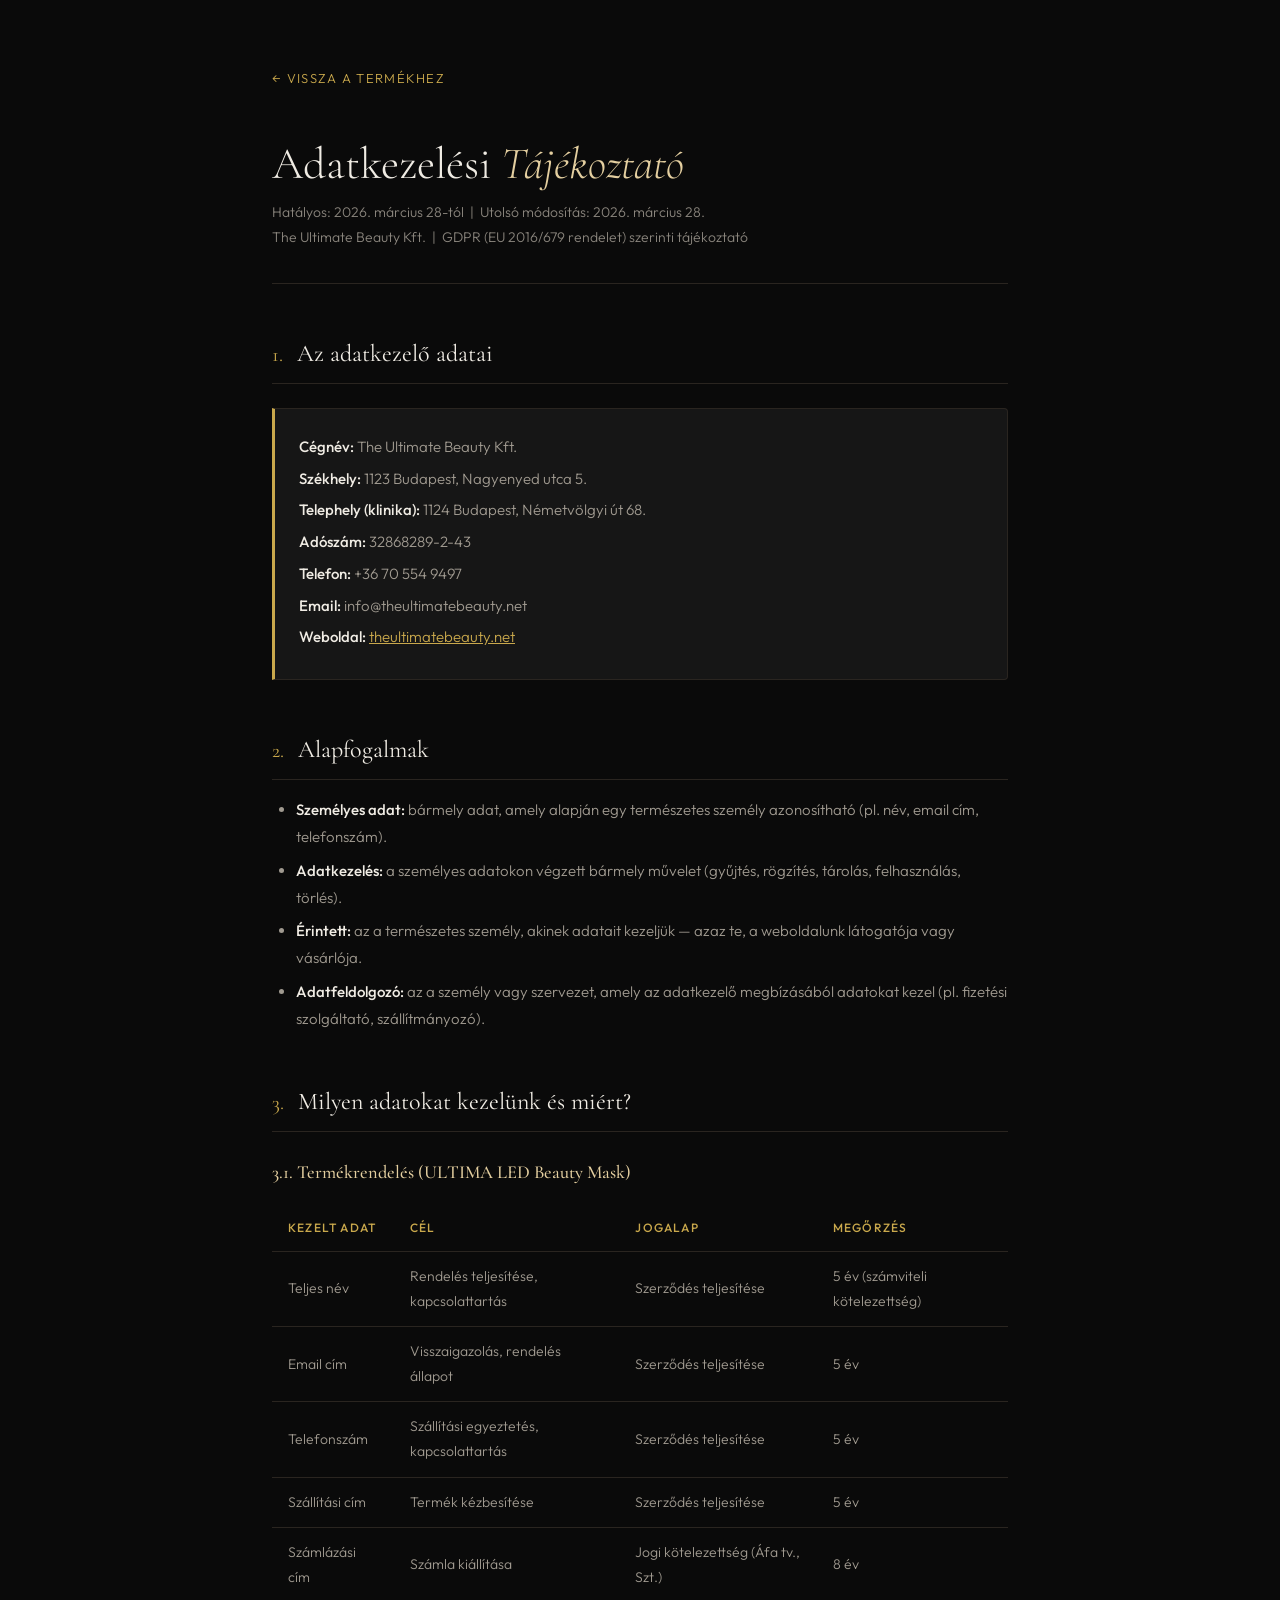
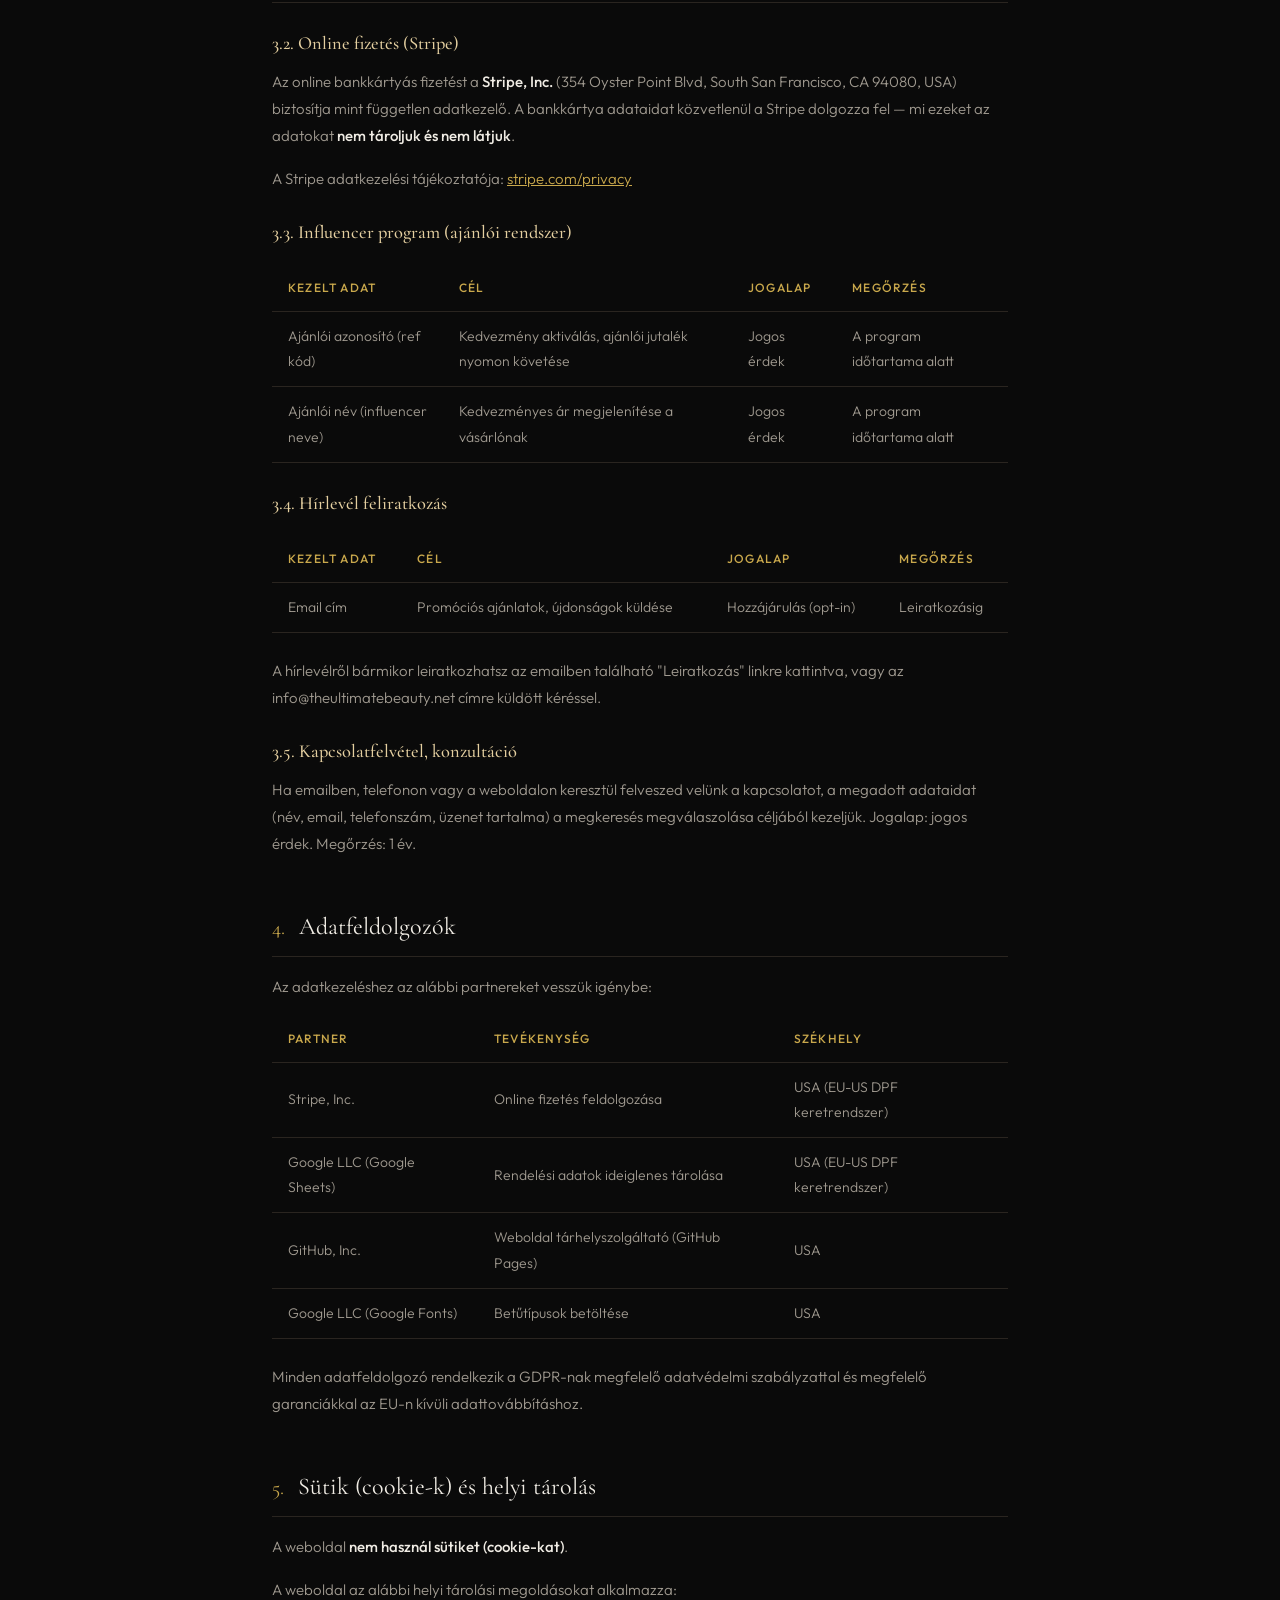
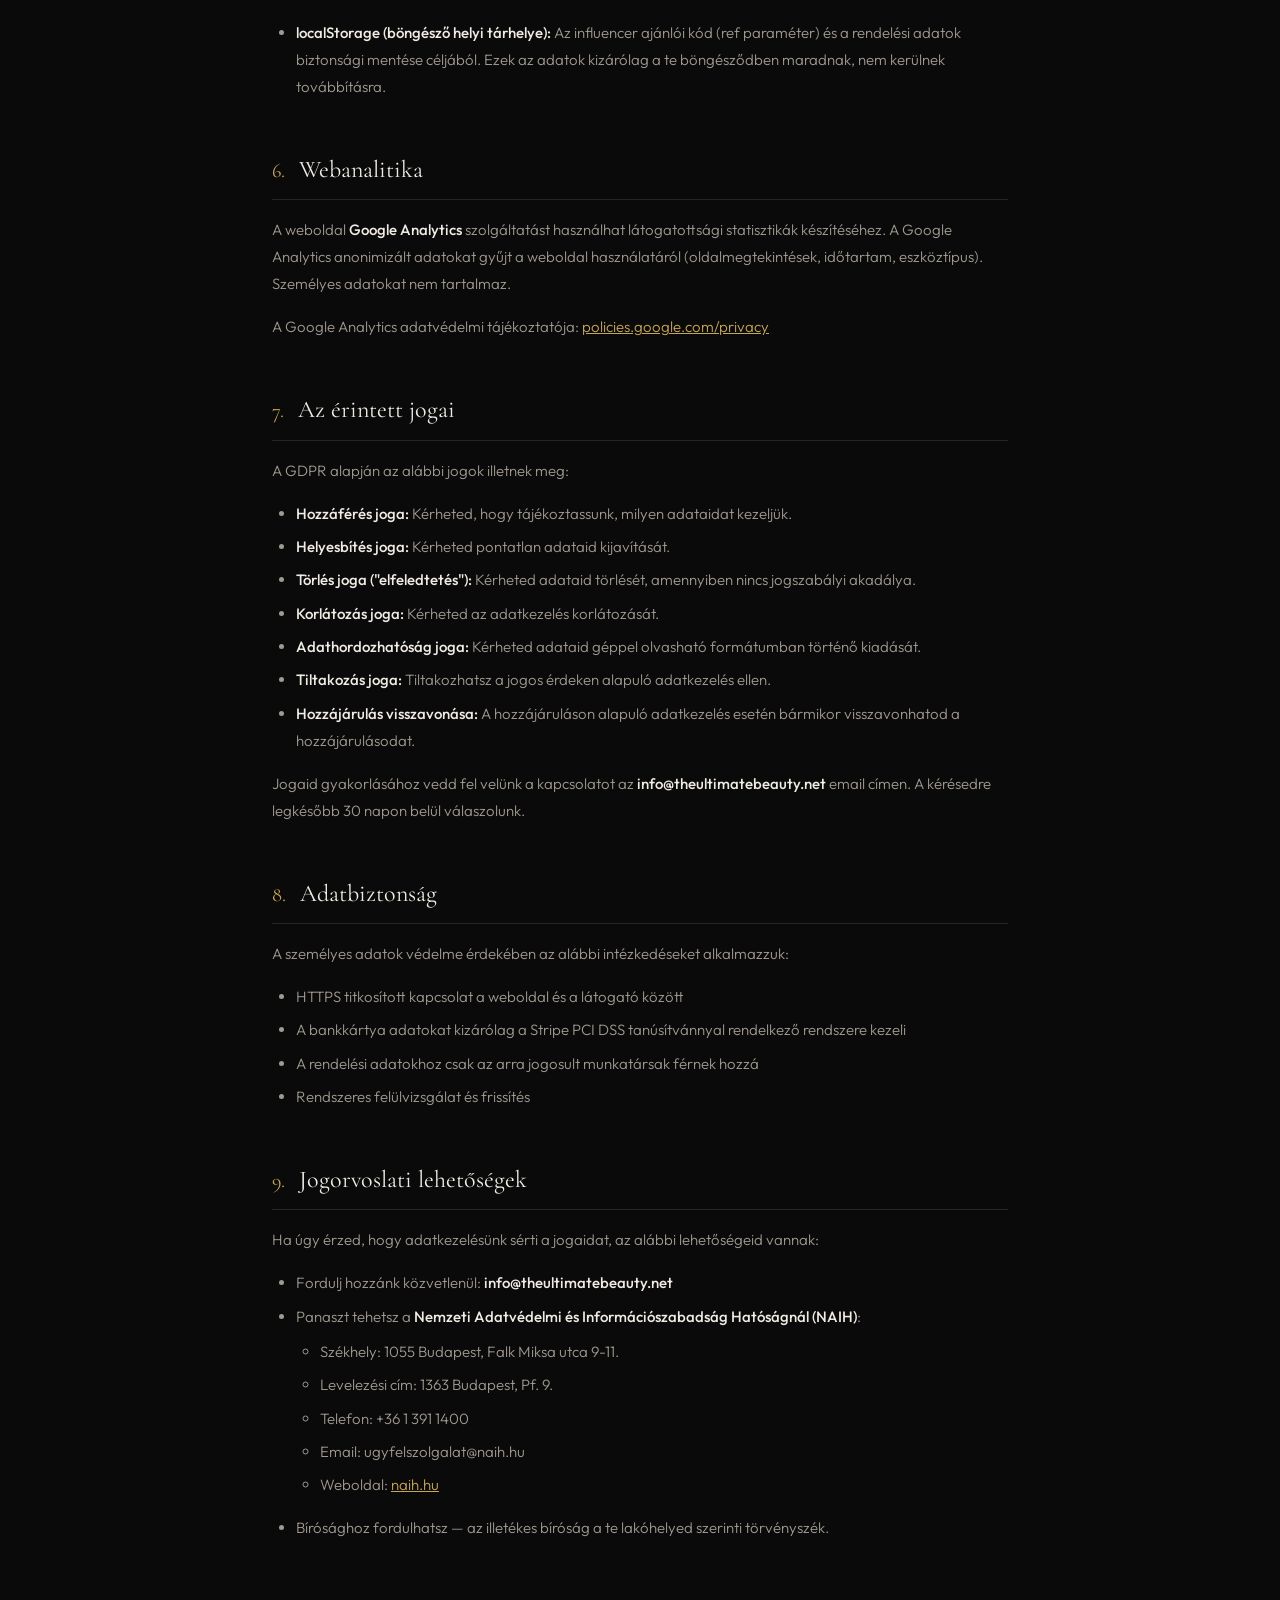
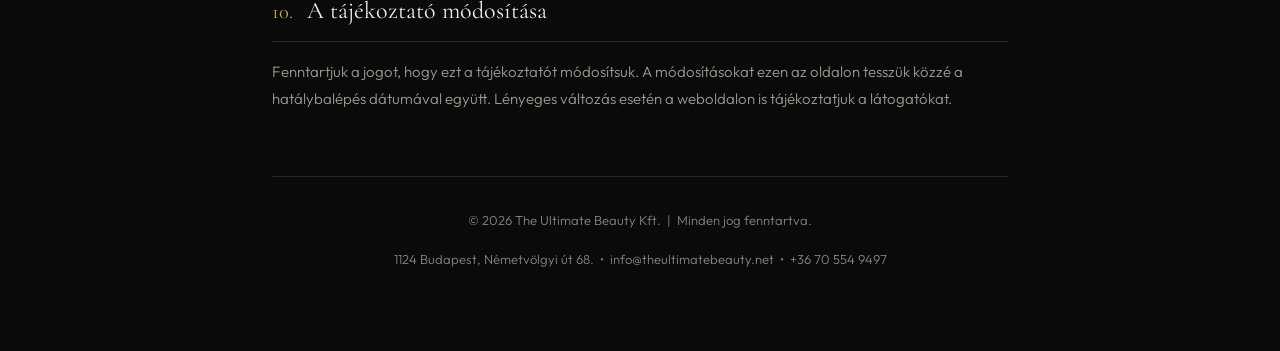
<file: adatkezelesi-tajekoztato.html>
<!DOCTYPE html>
<html lang="hu">
<head>
    <meta charset="UTF-8">
    <meta name="viewport" content="width=device-width, initial-scale=1.0">
    <title>Adatkezelési Tájékoztató | The Ultimate Beauty Kft.</title>
    <link href="https://fonts.googleapis.com/css2?family=Cormorant+Garamond:wght@300;400;500;600&family=Outfit:wght@200;300;400;500;600&display=swap" rel="stylesheet">
    <style>
        :root {
            --bg: #0a0a0a;
            --bg-card: #161616;
            --gold: #c9a84c;
            --gold-light: #e4cfa0;
            --text: #f0ece4;
            --text-sec: #a09a90;
            --text-muted: #8a857d;
            --border: #2a2520;
            --font-display: 'Cormorant Garamond', Georgia, serif;
            --font-body: 'Outfit', sans-serif;
        }
        * { margin: 0; padding: 0; box-sizing: border-box; }
        body {
            background: var(--bg);
            color: var(--text-sec);
            font-family: var(--font-body);
            font-weight: 300;
            line-height: 1.8;
            font-size: 15px;
        }
        .container {
            max-width: 800px;
            margin: 0 auto;
            padding: 4rem 2rem;
        }
        .back-link {
            display: inline-flex;
            align-items: center;
            gap: 8px;
            color: var(--gold);
            text-decoration: none;
            font-size: 13px;
            letter-spacing: 0.1em;
            text-transform: uppercase;
            margin-bottom: 3rem;
            transition: opacity 0.3s;
        }
        .back-link:hover { opacity: 0.7; }
        h1 {
            font-family: var(--font-display);
            font-size: clamp(2rem, 4vw, 2.8rem);
            font-weight: 300;
            color: var(--text);
            margin-bottom: 0.5rem;
            line-height: 1.2;
        }
        h1 em { color: var(--gold-light); font-style: italic; }
        .subtitle {
            font-size: 14px;
            color: var(--text-muted);
            margin-bottom: 3rem;
            padding-bottom: 2rem;
            border-bottom: 1px solid var(--border);
        }
        h2 {
            font-family: var(--font-display);
            font-size: 1.5rem;
            font-weight: 400;
            color: var(--text);
            margin-top: 3rem;
            margin-bottom: 1rem;
            padding-bottom: 0.5rem;
            border-bottom: 1px solid var(--border);
        }
        h2 span {
            color: var(--gold);
            font-size: 0.85em;
            margin-right: 8px;
        }
        h3 {
            font-family: var(--font-display);
            font-size: 1.15rem;
            font-weight: 500;
            color: var(--gold-light);
            margin-top: 1.5rem;
            margin-bottom: 0.5rem;
        }
        p { margin-bottom: 1rem; }
        strong { color: var(--text); font-weight: 500; }
        ul, ol {
            margin: 0.5rem 0 1rem 1.5rem;
        }
        li { margin-bottom: 0.4rem; }
        table {
            width: 100%;
            border-collapse: collapse;
            margin: 1rem 0 1.5rem;
            font-size: 14px;
        }
        th, td {
            padding: 12px 16px;
            text-align: left;
            border-bottom: 1px solid var(--border);
        }
        th {
            color: var(--gold);
            font-weight: 500;
            font-size: 12px;
            letter-spacing: 0.1em;
            text-transform: uppercase;
        }
        td { color: var(--text-sec); }
        .info-box {
            background: var(--bg-card);
            border: 1px solid var(--border);
            border-left: 3px solid var(--gold);
            padding: 1.5rem;
            margin: 1.5rem 0;
            border-radius: 0 4px 4px 0;
        }
        .info-box p { margin-bottom: 0.3rem; }
        .footer-legal {
            margin-top: 4rem;
            padding-top: 2rem;
            border-top: 1px solid var(--border);
            text-align: center;
            font-size: 13px;
            color: var(--text-muted);
        }
        a { color: var(--gold); }
        @media (max-width: 600px) {
            .container { padding: 2rem 1.25rem; }
            h1 { font-size: 1.8rem; }
            table { font-size: 13px; }
            th, td { padding: 8px 10px; }
        }
    </style>
</head>
<body>
<div class="container">

    <a href="https://theultimatebeauty.net/mask" class="back-link">&larr; Vissza a termékhez</a>

    <h1>Adatkezelési <em>Tájékoztató</em></h1>
    <p class="subtitle">
        Hatályos: 2026. március 28-tól &nbsp;|&nbsp; Utolsó módosítás: 2026. március 28.<br>
        The Ultimate Beauty Kft. &nbsp;|&nbsp; GDPR (EU 2016/679 rendelet) szerinti tájékoztató
    </p>

    <!-- 1. Adatkezelő -->
    <h2><span>1.</span> Az adatkezelő adatai</h2>
    <div class="info-box">
        <p><strong>Cégnév:</strong> The Ultimate Beauty Kft.</p>
        <p><strong>Székhely:</strong> 1123 Budapest, Nagyenyed utca 5.</p>
        <p><strong>Telephely (klinika):</strong> 1124 Budapest, Németvölgyi út 68.</p>
        <p><strong>Adószám:</strong> 32868289-2-43</p>
        <p><strong>Telefon:</strong> +36 70 554 9497</p>
        <p><strong>Email:</strong> info@theultimatebeauty.net</p>
        <p><strong>Weboldal:</strong> <a href="https://theultimatebeauty.net" target="_blank">theultimatebeauty.net</a></p>
    </div>

    <!-- 2. Fogalmak -->
    <h2><span>2.</span> Alapfogalmak</h2>
    <ul>
        <li><strong>Személyes adat:</strong> bármely adat, amely alapján egy természetes személy azonosítható (pl. név, email cím, telefonszám).</li>
        <li><strong>Adatkezelés:</strong> a személyes adatokon végzett bármely művelet (gyűjtés, rögzítés, tárolás, felhasználás, törlés).</li>
        <li><strong>Érintett:</strong> az a természetes személy, akinek adatait kezeljük — azaz te, a weboldalunk látogatója vagy vásárlója.</li>
        <li><strong>Adatfeldolgozó:</strong> az a személy vagy szervezet, amely az adatkezelő megbízásából adatokat kezel (pl. fizetési szolgáltató, szállítmányozó).</li>
    </ul>

    <!-- 3. Adatkezelési tevékenységek -->
    <h2><span>3.</span> Milyen adatokat kezelünk és miért?</h2>

    <h3>3.1. Termékrendelés (ULTIMA LED Beauty Mask)</h3>
    <table>
        <tr><th>Kezelt adat</th><th>Cél</th><th>Jogalap</th><th>Megőrzés</th></tr>
        <tr><td>Teljes név</td><td>Rendelés teljesítése, kapcsolattartás</td><td>Szerződés teljesítése</td><td>5 év (számviteli kötelezettség)</td></tr>
        <tr><td>Email cím</td><td>Visszaigazolás, rendelés állapot</td><td>Szerződés teljesítése</td><td>5 év</td></tr>
        <tr><td>Telefonszám</td><td>Szállítási egyeztetés, kapcsolattartás</td><td>Szerződés teljesítése</td><td>5 év</td></tr>
        <tr><td>Szállítási cím</td><td>Termék kézbesítése</td><td>Szerződés teljesítése</td><td>5 év</td></tr>
        <tr><td>Számlázási cím</td><td>Számla kiállítása</td><td>Jogi kötelezettség (Áfa tv., Szt.)</td><td>8 év</td></tr>
    </table>

    <h3>3.2. Online fizetés (Stripe)</h3>
    <p>Az online bankkártyás fizetést a <strong>Stripe, Inc.</strong> (354 Oyster Point Blvd, South San Francisco, CA 94080, USA) biztosítja mint független adatkezelő. A bankkártya adataidat közvetlenül a Stripe dolgozza fel — mi ezeket az adatokat <strong>nem tároljuk és nem látjuk</strong>.</p>
    <p>A Stripe adatkezelési tájékoztatója: <a href="https://stripe.com/privacy" target="_blank">stripe.com/privacy</a></p>

    <h3>3.3. Influencer program (ajánlói rendszer)</h3>
    <table>
        <tr><th>Kezelt adat</th><th>Cél</th><th>Jogalap</th><th>Megőrzés</th></tr>
        <tr><td>Ajánlói azonosító (ref kód)</td><td>Kedvezmény aktiválás, ajánlói jutalék nyomon követése</td><td>Jogos érdek</td><td>A program időtartama alatt</td></tr>
        <tr><td>Ajánlói név (influencer neve)</td><td>Kedvezményes ár megjelenítése a vásárlónak</td><td>Jogos érdek</td><td>A program időtartama alatt</td></tr>
    </table>

    <h3>3.4. Hírlevél feliratkozás</h3>
    <table>
        <tr><th>Kezelt adat</th><th>Cél</th><th>Jogalap</th><th>Megőrzés</th></tr>
        <tr><td>Email cím</td><td>Promóciós ajánlatok, újdonságok küldése</td><td>Hozzájárulás (opt-in)</td><td>Leiratkozásig</td></tr>
    </table>
    <p>A hírlevélről bármikor leiratkozhatsz az emailben található "Leiratkozás" linkre kattintva, vagy az info@theultimatebeauty.net címre küldött kéréssel.</p>

    <h3>3.5. Kapcsolatfelvétel, konzultáció</h3>
    <p>Ha emailben, telefonon vagy a weboldalon keresztül felveszed velünk a kapcsolatot, a megadott adataidat (név, email, telefonszám, üzenet tartalma) a megkeresés megválaszolása céljából kezeljük. Jogalap: jogos érdek. Megőrzés: 1 év.</p>

    <!-- 4. Adatfeldolgozók -->
    <h2><span>4.</span> Adatfeldolgozók</h2>
    <p>Az adatkezeléshez az alábbi partnereket vesszük igénybe:</p>
    <table>
        <tr><th>Partner</th><th>Tevékenység</th><th>Székhely</th></tr>
        <tr><td>Stripe, Inc.</td><td>Online fizetés feldolgozása</td><td>USA (EU-US DPF keretrendszer)</td></tr>
        <tr><td>Google LLC (Google Sheets)</td><td>Rendelési adatok ideiglenes tárolása</td><td>USA (EU-US DPF keretrendszer)</td></tr>
        <tr><td>GitHub, Inc.</td><td>Weboldal tárhelyszolgáltató (GitHub Pages)</td><td>USA</td></tr>
        <tr><td>Google LLC (Google Fonts)</td><td>Betűtípusok betöltése</td><td>USA</td></tr>
    </table>
    <p>Minden adatfeldolgozó rendelkezik a GDPR-nak megfelelő adatvédelmi szabályzattal és megfelelő garanciákkal az EU-n kívüli adattovábbításhoz.</p>

    <!-- 5. Sütik -->
    <h2><span>5.</span> Sütik (cookie-k) és helyi tárolás</h2>
    <p>A weboldal <strong>nem használ sütiket (cookie-kat)</strong>.</p>
    <p>A weboldal az alábbi helyi tárolási megoldásokat alkalmazza:</p>
    <ul>
        <li><strong>localStorage (böngésző helyi tárhelye):</strong> Az influencer ajánlói kód (ref paraméter) és a rendelési adatok biztonsági mentése céljából. Ezek az adatok kizárólag a te böngésződben maradnak, nem kerülnek továbbításra.</li>
    </ul>

    <!-- 6. Analitika -->
    <h2><span>6.</span> Webanalitika</h2>
    <p>A weboldal <strong>Google Analytics</strong> szolgáltatást használhat látogatottsági statisztikák készítéséhez. A Google Analytics anonimizált adatokat gyűjt a weboldal használatáról (oldalmegtekintések, időtartam, eszköztípus). Személyes adatokat nem tartalmaz.</p>
    <p>A Google Analytics adatvédelmi tájékoztatója: <a href="https://policies.google.com/privacy" target="_blank">policies.google.com/privacy</a></p>

    <!-- 7. Jogok -->
    <h2><span>7.</span> Az érintett jogai</h2>
    <p>A GDPR alapján az alábbi jogok illetnek meg:</p>
    <ul>
        <li><strong>Hozzáférés joga:</strong> Kérheted, hogy tájékoztassunk, milyen adataidat kezeljük.</li>
        <li><strong>Helyesbítés joga:</strong> Kérheted pontatlan adataid kijavítását.</li>
        <li><strong>Törlés joga ("elfeledtetés"):</strong> Kérheted adataid törlését, amennyiben nincs jogszabályi akadálya.</li>
        <li><strong>Korlátozás joga:</strong> Kérheted az adatkezelés korlátozását.</li>
        <li><strong>Adathordozhatóság joga:</strong> Kérheted adataid géppel olvasható formátumban történő kiadását.</li>
        <li><strong>Tiltakozás joga:</strong> Tiltakozhatsz a jogos érdeken alapuló adatkezelés ellen.</li>
        <li><strong>Hozzájárulás visszavonása:</strong> A hozzájáruláson alapuló adatkezelés esetén bármikor visszavonhatod a hozzájárulásodat.</li>
    </ul>
    <p>Jogaid gyakorlásához vedd fel velünk a kapcsolatot az <strong>info@theultimatebeauty.net</strong> email címen. A kérésedre legkésőbb 30 napon belül válaszolunk.</p>

    <!-- 8. Adatbiztonság -->
    <h2><span>8.</span> Adatbiztonság</h2>
    <p>A személyes adatok védelme érdekében az alábbi intézkedéseket alkalmazzuk:</p>
    <ul>
        <li>HTTPS titkosított kapcsolat a weboldal és a látogató között</li>
        <li>A bankkártya adatokat kizárólag a Stripe PCI DSS tanúsítvánnyal rendelkező rendszere kezeli</li>
        <li>A rendelési adatokhoz csak az arra jogosult munkatársak férnek hozzá</li>
        <li>Rendszeres felülvizsgálat és frissítés</li>
    </ul>

    <!-- 9. Jogorvoslat -->
    <h2><span>9.</span> Jogorvoslati lehetőségek</h2>
    <p>Ha úgy érzed, hogy adatkezelésünk sérti a jogaidat, az alábbi lehetőségeid vannak:</p>
    <ul>
        <li>Fordulj hozzánk közvetlenül: <strong>info@theultimatebeauty.net</strong></li>
        <li>Panaszt tehetsz a <strong>Nemzeti Adatvédelmi és Információszabadság Hatóságnál (NAIH)</strong>:
            <ul>
                <li>Székhely: 1055 Budapest, Falk Miksa utca 9-11.</li>
                <li>Levelezési cím: 1363 Budapest, Pf. 9.</li>
                <li>Telefon: +36 1 391 1400</li>
                <li>Email: ugyfelszolgalat@naih.hu</li>
                <li>Weboldal: <a href="https://naih.hu" target="_blank">naih.hu</a></li>
            </ul>
        </li>
        <li>Bírósághoz fordulhatsz — az illetékes bíróság a te lakóhelyed szerinti törvényszék.</li>
    </ul>

    <!-- 10. Módosítások -->
    <h2><span>10.</span> A tájékoztató módosítása</h2>
    <p>Fenntartjuk a jogot, hogy ezt a tájékoztatót módosítsuk. A módosításokat ezen az oldalon tesszük közzé a hatálybalépés dátumával együtt. Lényeges változás esetén a weboldalon is tájékoztatjuk a látogatókat.</p>

    <div class="footer-legal">
        <p>&copy; 2026 The Ultimate Beauty Kft. &nbsp;|&nbsp; Minden jog fenntartva.</p>
        <p style="margin-top:8px;">1124 Budapest, Németvölgyi út 68. &nbsp;&bull;&nbsp; info@theultimatebeauty.net &nbsp;&bull;&nbsp; +36 70 554 9497</p>
    </div>

</div>
</body>
</html>
</file>
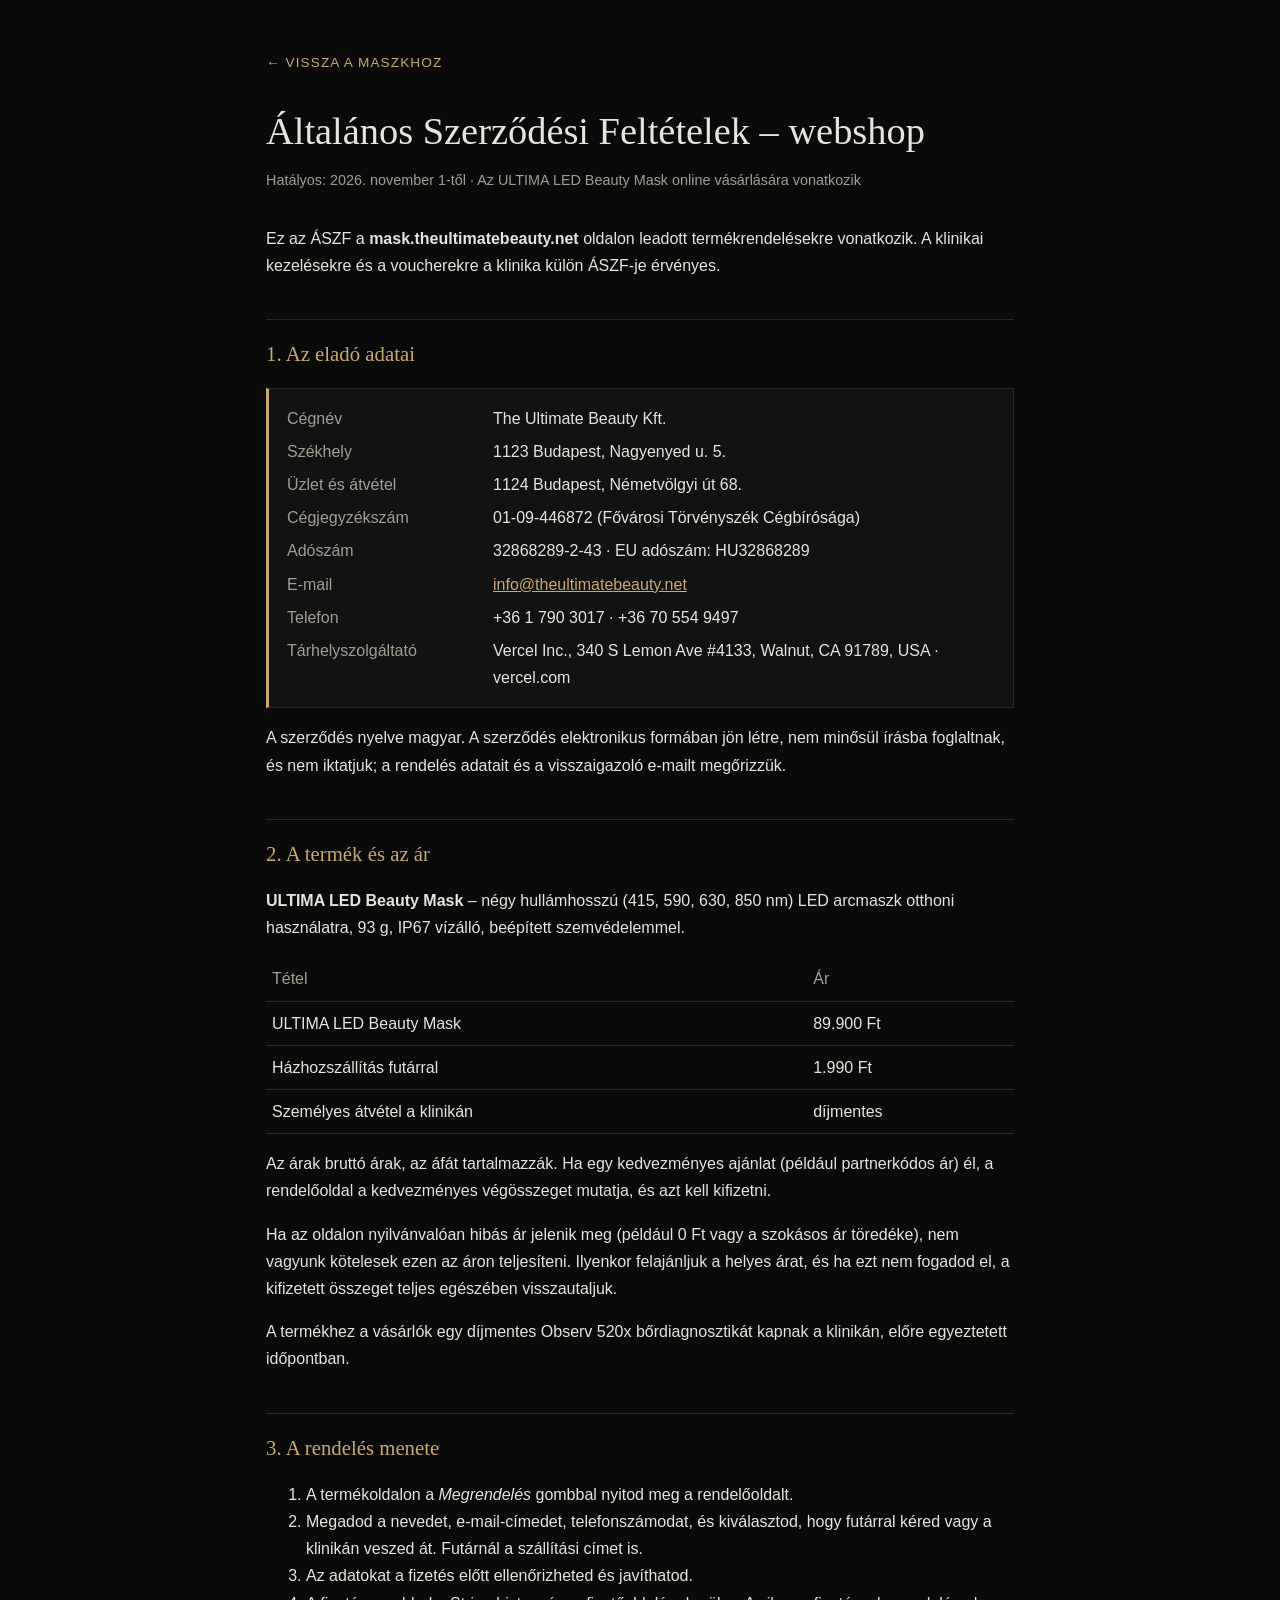
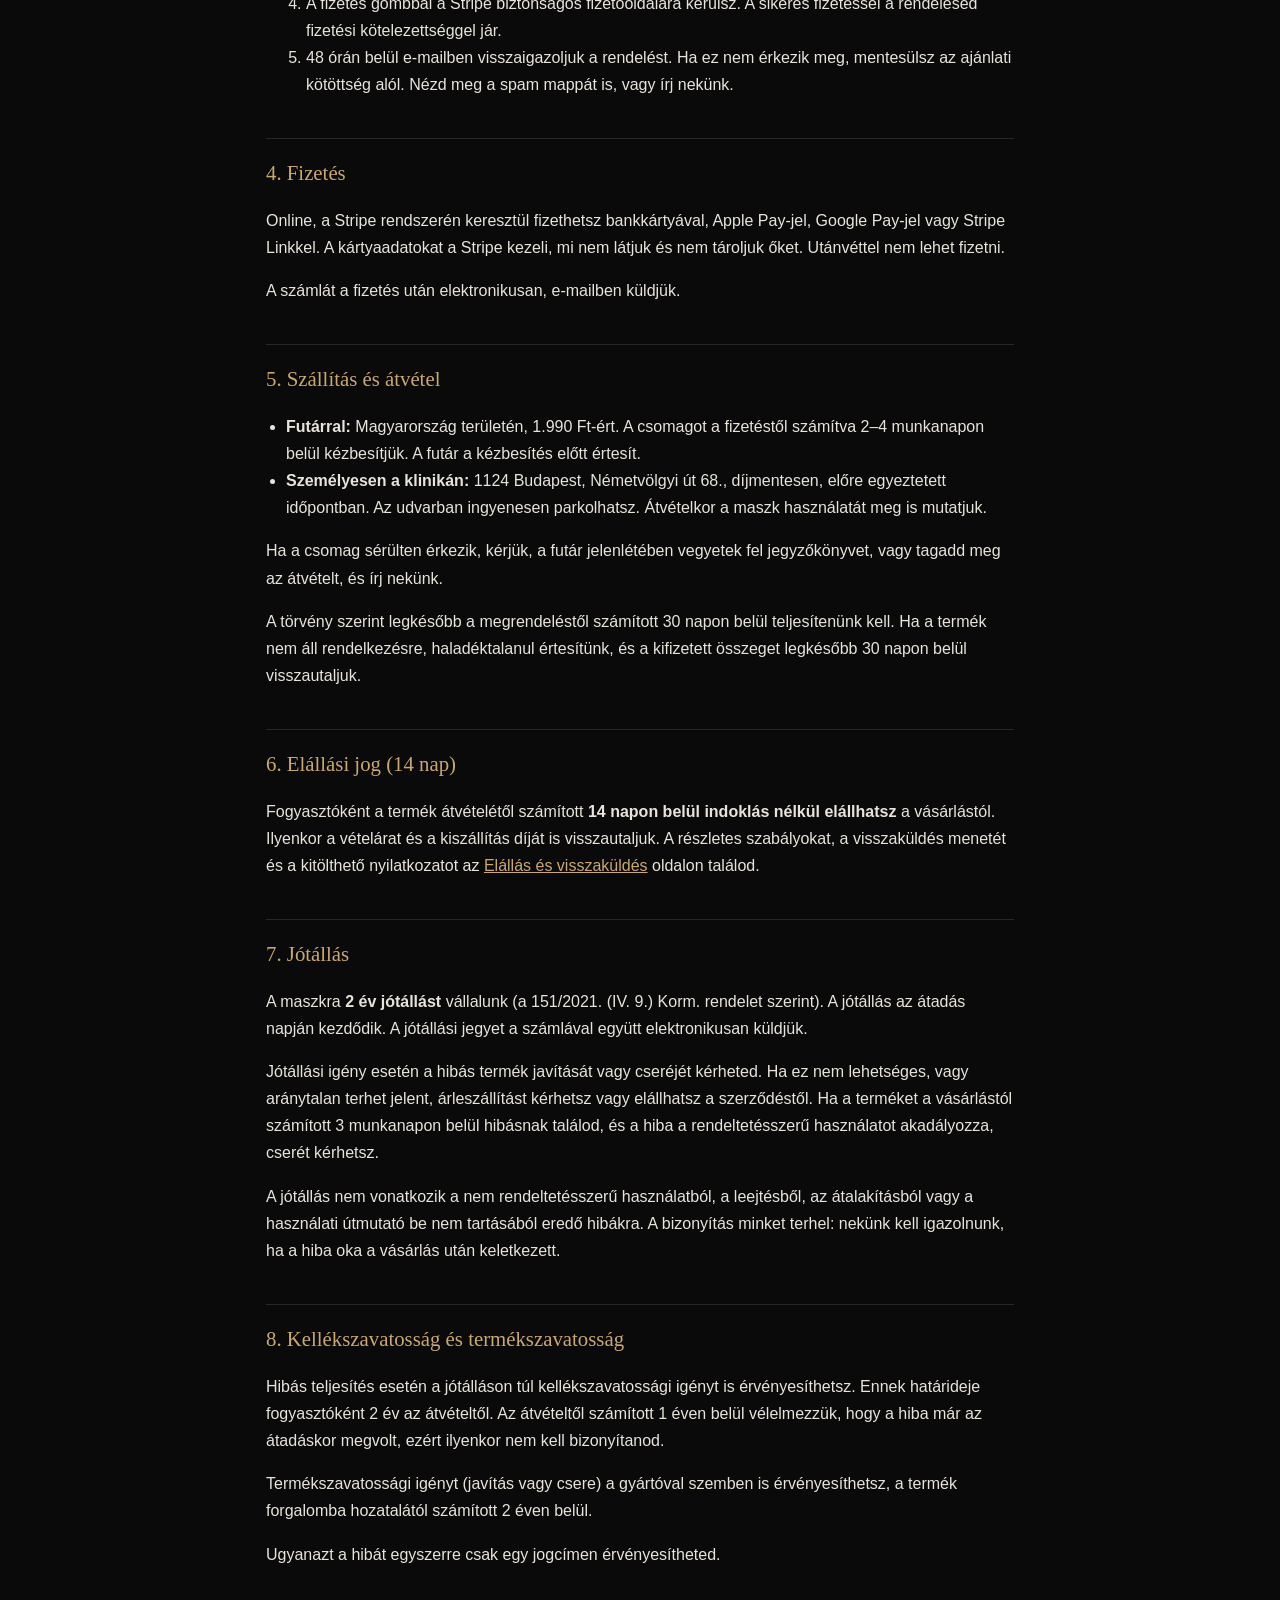
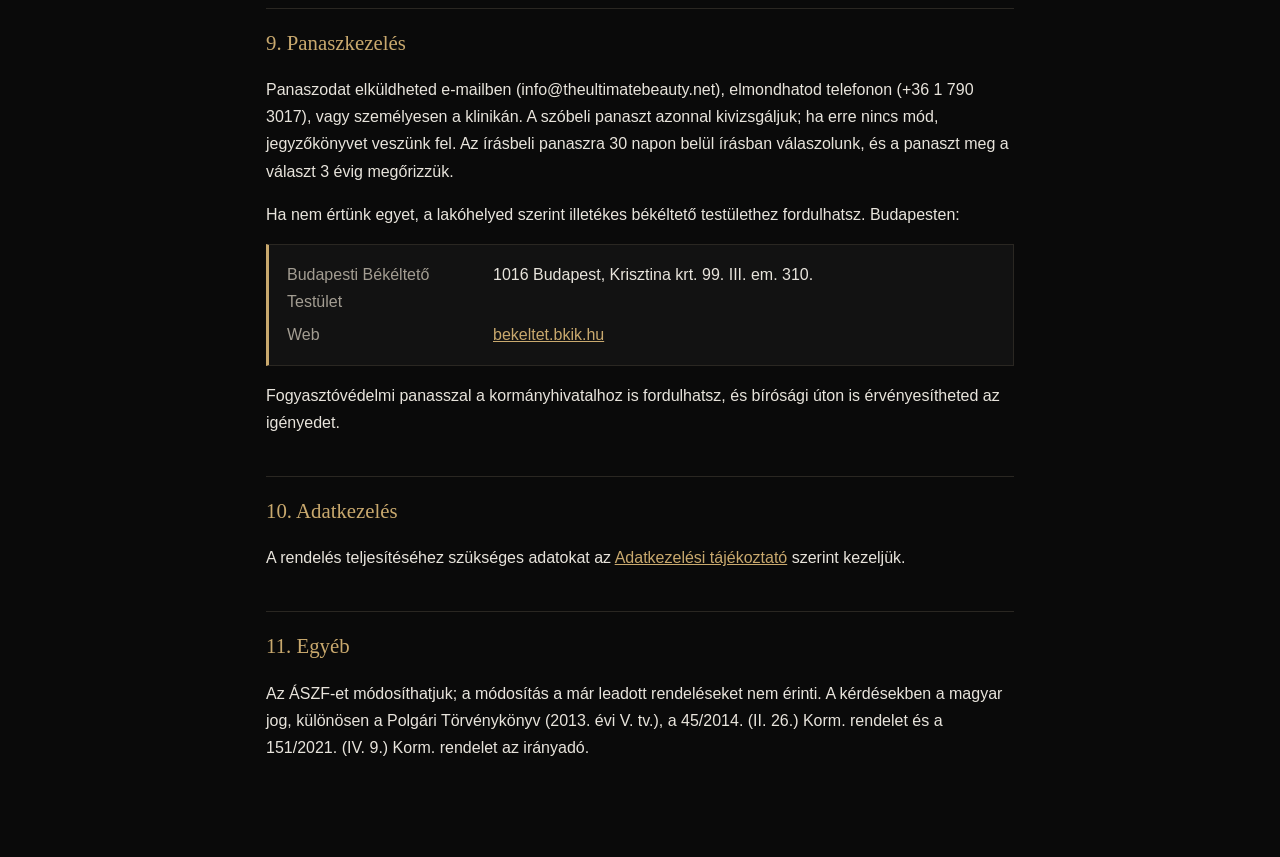
<file: aszf-webshop.html>
<!DOCTYPE html>
<html lang="hu">
<head>
<meta charset="UTF-8">
<meta name="viewport" content="width=device-width, initial-scale=1">
<title>Webshop ÁSZF – ULTIMA LED Beauty Mask</title>
<meta name="description" content="Az ULTIMA LED Beauty Mask online vásárlásának általános szerződési feltételei: rendelés, fizetés, szállítás, elállás, jótállás.">
<link rel="canonical" href="https://mask.theultimatebeauty.net/aszf-webshop.html">
<style>
:root{--bg:#0a0a0a;--card:#121212;--text:#e8e4dc;--muted:#a39d92;--gold:#c9a96e;--line:#2a2722}
*{box-sizing:border-box}
body{margin:0;background:var(--bg);color:var(--text);font:16px/1.7 -apple-system,BlinkMacSystemFont,"Segoe UI",Roboto,sans-serif}
main{max-width:780px;margin:0 auto;padding:48px 16px 80px}
a{color:var(--gold)}
.back{font-size:.85rem;text-decoration:none;letter-spacing:.08em;text-transform:uppercase}
h1{font-family:Georgia,"Times New Roman",serif;font-weight:400;font-size:clamp(1.8rem,5vw,2.4rem);margin:24px 0 4px}
.upd{color:var(--muted);font-size:.9rem;margin:0 0 32px}
h2{font-family:Georgia,"Times New Roman",serif;font-weight:400;color:var(--gold);font-size:1.3rem;margin:40px 0 10px;padding-top:16px;border-top:1px solid var(--line)}
h3{font-size:1rem;margin:20px 0 6px}
p,li{color:var(--text)}
ul{padding-left:20px}
.box{background:var(--card);border:1px solid var(--line);border-left:3px solid var(--gold);padding:16px 18px;margin:16px 0}
dl{display:grid;grid-template-columns:minmax(120px,190px) 1fr;gap:6px 16px;margin:0}
dt{color:var(--muted)}dd{margin:0}
@media (max-width:560px){dl{grid-template-columns:1fr}dt{margin-top:8px}}
table{width:100%;border-collapse:collapse;margin:12px 0}
td,th{border-bottom:1px solid var(--line);padding:8px 6px;text-align:left;vertical-align:top}
th{color:var(--muted);font-weight:500}
</style>
</head>
<body>
<main>
<a class="back" href="https://theultimatebeauty.net/mask">← Vissza a maszkhoz</a>
<h1>Általános Szerződési Feltételek – webshop</h1>
<p class="upd">Hatályos: 2026. november 1-től · Az ULTIMA LED Beauty Mask online vásárlására vonatkozik</p>

<p>Ez az ÁSZF a <strong>mask.theultimatebeauty.net</strong> oldalon leadott termékrendelésekre vonatkozik. A klinikai kezelésekre és a voucherekre a klinika külön ÁSZF-je érvényes.</p>

<h2>1. Az eladó adatai</h2>
<div class="box"><dl>
<dt>Cégnév</dt><dd>The Ultimate Beauty Kft.</dd>
<dt>Székhely</dt><dd>1123 Budapest, Nagyenyed u. 5.</dd>
<dt>Üzlet és átvétel</dt><dd>1124 Budapest, Németvölgyi út 68.</dd>
<dt>Cégjegyzékszám</dt><dd>01-09-446872 (Fővárosi Törvényszék Cégbírósága)</dd>
<dt>Adószám</dt><dd>32868289-2-43 · EU adószám: HU32868289</dd>
<dt>E-mail</dt><dd><a href="mailto:info@theultimatebeauty.net">info@theultimatebeauty.net</a></dd>
<dt>Telefon</dt><dd>+36 1 790 3017 · +36 70 554 9497</dd>
<dt>Tárhelyszolgáltató</dt><dd>Vercel Inc., 340 S Lemon Ave #4133, Walnut, CA 91789, USA · vercel.com</dd>
</dl></div>
<p>A szerződés nyelve magyar. A szerződés elektronikus formában jön létre, nem minősül írásba foglaltnak, és nem iktatjuk; a rendelés adatait és a visszaigazoló e-mailt megőrizzük.</p>

<h2>2. A termék és az ár</h2>
<p><strong>ULTIMA LED Beauty Mask</strong> – négy hullámhosszú (415, 590, 630, 850 nm) LED arcmaszk otthoni használatra, 93 g, IP67 vízálló, beépített szemvédelemmel.</p>
<table>
<tr><th>Tétel</th><th>Ár</th></tr>
<tr><td>ULTIMA LED Beauty Mask</td><td>89.900 Ft</td></tr>
<tr><td>Házhozszállítás futárral</td><td>1.990 Ft</td></tr>
<tr><td>Személyes átvétel a klinikán</td><td>díjmentes</td></tr>
</table>
<p>Az árak bruttó árak, az áfát tartalmazzák. Ha egy kedvezményes ajánlat (például partnerkódos ár) él, a rendelőoldal a kedvezményes végösszeget mutatja, és azt kell kifizetni.</p>
<p>Ha az oldalon nyilvánvalóan hibás ár jelenik meg (például 0 Ft vagy a szokásos ár töredéke), nem vagyunk kötelesek ezen az áron teljesíteni. Ilyenkor felajánljuk a helyes árat, és ha ezt nem fogadod el, a kifizetett összeget teljes egészében visszautaljuk.</p>
<p>A termékhez a vásárlók egy díjmentes Observ 520x bőrdiagnosztikát kapnak a klinikán, előre egyeztetett időpontban.</p>

<h2>3. A rendelés menete</h2>
<ol>
<li>A termékoldalon a <em>Megrendelés</em> gombbal nyitod meg a rendelőoldalt.</li>
<li>Megadod a nevedet, e-mail-címedet, telefonszámodat, és kiválasztod, hogy futárral kéred vagy a klinikán veszed át. Futárnál a szállítási címet is.</li>
<li>Az adatokat a fizetés előtt ellenőrizheted és javíthatod.</li>
<li>A fizetés gombbal a Stripe biztonságos fizetőoldalára kerülsz. A sikeres fizetéssel a rendelésed fizetési kötelezettséggel jár.</li>
<li>48 órán belül e-mailben visszaigazoljuk a rendelést. Ha ez nem érkezik meg, mentesülsz az ajánlati kötöttség alól. Nézd meg a spam mappát is, vagy írj nekünk.</li>
</ol>

<h2>4. Fizetés</h2>
<p>Online, a Stripe rendszerén keresztül fizethetsz bankkártyával, Apple Pay-jel, Google Pay-jel vagy Stripe Linkkel. A kártyaadatokat a Stripe kezeli, mi nem látjuk és nem tároljuk őket. Utánvéttel nem lehet fizetni.</p>
<p>A számlát a fizetés után elektronikusan, e-mailben küldjük.</p>

<h2>5. Szállítás és átvétel</h2>
<ul>
<li><strong>Futárral:</strong> Magyarország területén, 1.990 Ft-ért. A csomagot a fizetéstől számítva 2–4 munkanapon belül kézbesítjük. A futár a kézbesítés előtt értesít.</li>
<li><strong>Személyesen a klinikán:</strong> 1124 Budapest, Németvölgyi út 68., díjmentesen, előre egyeztetett időpontban. Az udvarban ingyenesen parkolhatsz. Átvételkor a maszk használatát meg is mutatjuk.</li>
</ul>
<p>Ha a csomag sérülten érkezik, kérjük, a futár jelenlétében vegyetek fel jegyzőkönyvet, vagy tagadd meg az átvételt, és írj nekünk.</p>
<p>A törvény szerint legkésőbb a megrendeléstől számított 30 napon belül teljesítenünk kell. Ha a termék nem áll rendelkezésre, haladéktalanul értesítünk, és a kifizetett összeget legkésőbb 30 napon belül visszautaljuk.</p>

<h2>6. Elállási jog (14 nap)</h2>
<p>Fogyasztóként a termék átvételétől számított <strong>14 napon belül indoklás nélkül elállhatsz</strong> a vásárlástól. Ilyenkor a vételárat és a kiszállítás díját is visszautaljuk. A részletes szabályokat, a visszaküldés menetét és a kitölthető nyilatkozatot az <a href="elallas-visszakuldes.html">Elállás és visszaküldés</a> oldalon találod.</p>

<h2 id="jotallas">7. Jótállás</h2>
<p>A maszkra <strong>2 év jótállást</strong> vállalunk (a 151/2021. (IV. 9.) Korm. rendelet szerint). A jótállás az átadás napján kezdődik. A jótállási jegyet a számlával együtt elektronikusan küldjük.</p>
<p>Jótállási igény esetén a hibás termék javítását vagy cseréjét kérheted. Ha ez nem lehetséges, vagy aránytalan terhet jelent, árleszállítást kérhetsz vagy elállhatsz a szerződéstől. Ha a terméket a vásárlástól számított 3 munkanapon belül hibásnak találod, és a hiba a rendeltetésszerű használatot akadályozza, cserét kérhetsz.</p>
<p>A jótállás nem vonatkozik a nem rendeltetésszerű használatból, a leejtésből, az átalakításból vagy a használati útmutató be nem tartásából eredő hibákra. A bizonyítás minket terhel: nekünk kell igazolnunk, ha a hiba oka a vásárlás után keletkezett.</p>

<h2>8. Kellékszavatosság és termékszavatosság</h2>
<p>Hibás teljesítés esetén a jótálláson túl kellékszavatossági igényt is érvényesíthetsz. Ennek határideje fogyasztóként 2 év az átvételtől. Az átvételtől számított 1 éven belül vélelmezzük, hogy a hiba már az átadáskor megvolt, ezért ilyenkor nem kell bizonyítanod.</p>
<p>Termékszavatossági igényt (javítás vagy csere) a gyártóval szemben is érvényesíthetsz, a termék forgalomba hozatalától számított 2 éven belül.</p>
<p>Ugyanazt a hibát egyszerre csak egy jogcímen érvényesítheted.</p>

<h2>9. Panaszkezelés</h2>
<p>Panaszodat elküldheted e-mailben (info@theultimatebeauty.net), elmondhatod telefonon (+36 1 790 3017), vagy személyesen a klinikán. A szóbeli panaszt azonnal kivizsgáljuk; ha erre nincs mód, jegyzőkönyvet veszünk fel. Az írásbeli panaszra 30 napon belül írásban válaszolunk, és a panaszt meg a választ 3 évig megőrizzük.</p>
<p>Ha nem értünk egyet, a lakóhelyed szerint illetékes békéltető testülethez fordulhatsz. Budapesten:</p>
<div class="box"><dl>
<dt>Budapesti Békéltető Testület</dt><dd>1016 Budapest, Krisztina krt. 99. III. em. 310.</dd>
<dt>Web</dt><dd><a href="https://bekeltet.bkik.hu" rel="noopener">bekeltet.bkik.hu</a></dd>
</dl></div>
<p>Fogyasztóvédelmi panasszal a kormányhivatalhoz is fordulhatsz, és bírósági úton is érvényesítheted az igényedet.</p>

<h2>10. Adatkezelés</h2>
<p>A rendelés teljesítéséhez szükséges adatokat az <a href="adatkezelesi-tajekoztato.html">Adatkezelési tájékoztató</a> szerint kezeljük.</p>

<h2>11. Egyéb</h2>
<p>Az ÁSZF-et módosíthatjuk; a módosítás a már leadott rendeléseket nem érinti. A kérdésekben a magyar jog, különösen a Polgári Törvénykönyv (2013. évi V. tv.), a 45/2014. (II. 26.) Korm. rendelet és a 151/2021. (IV. 9.) Korm. rendelet az irányadó.</p>
</main>
</body>
</html>
</file>
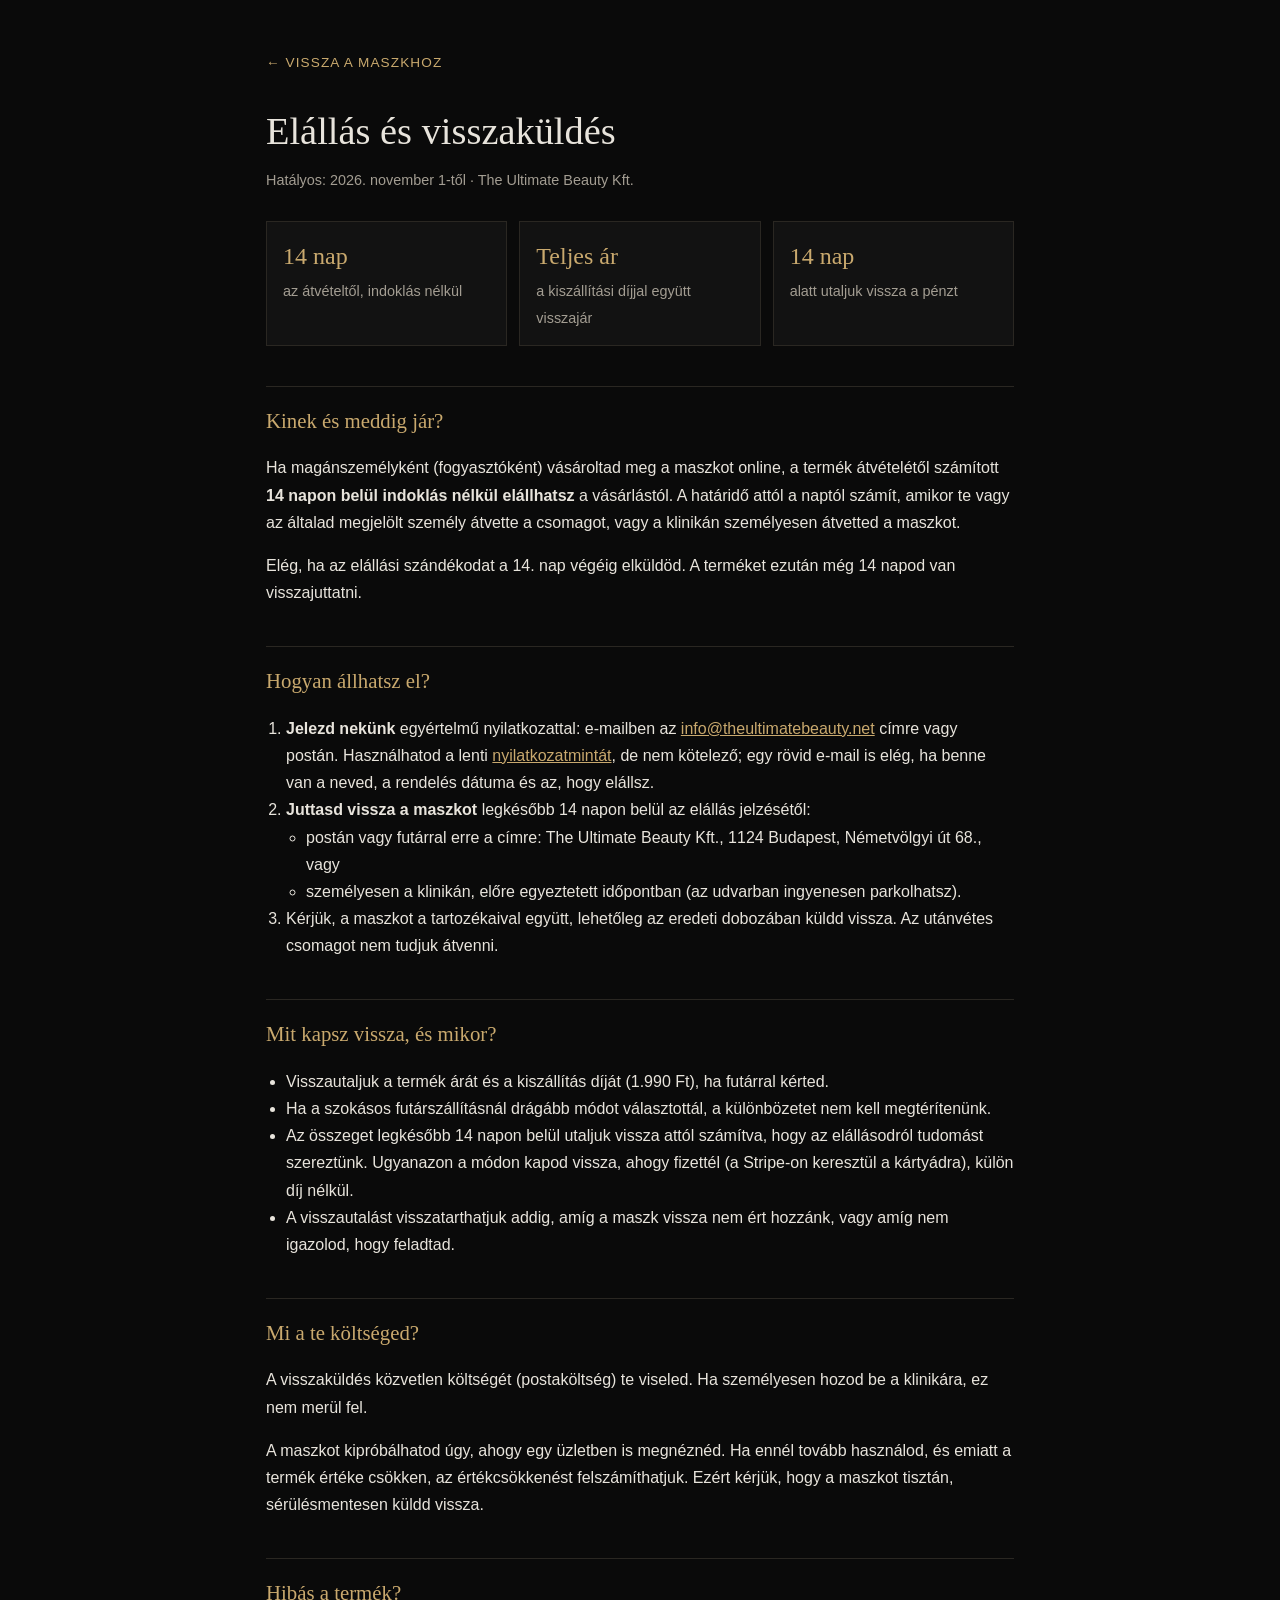
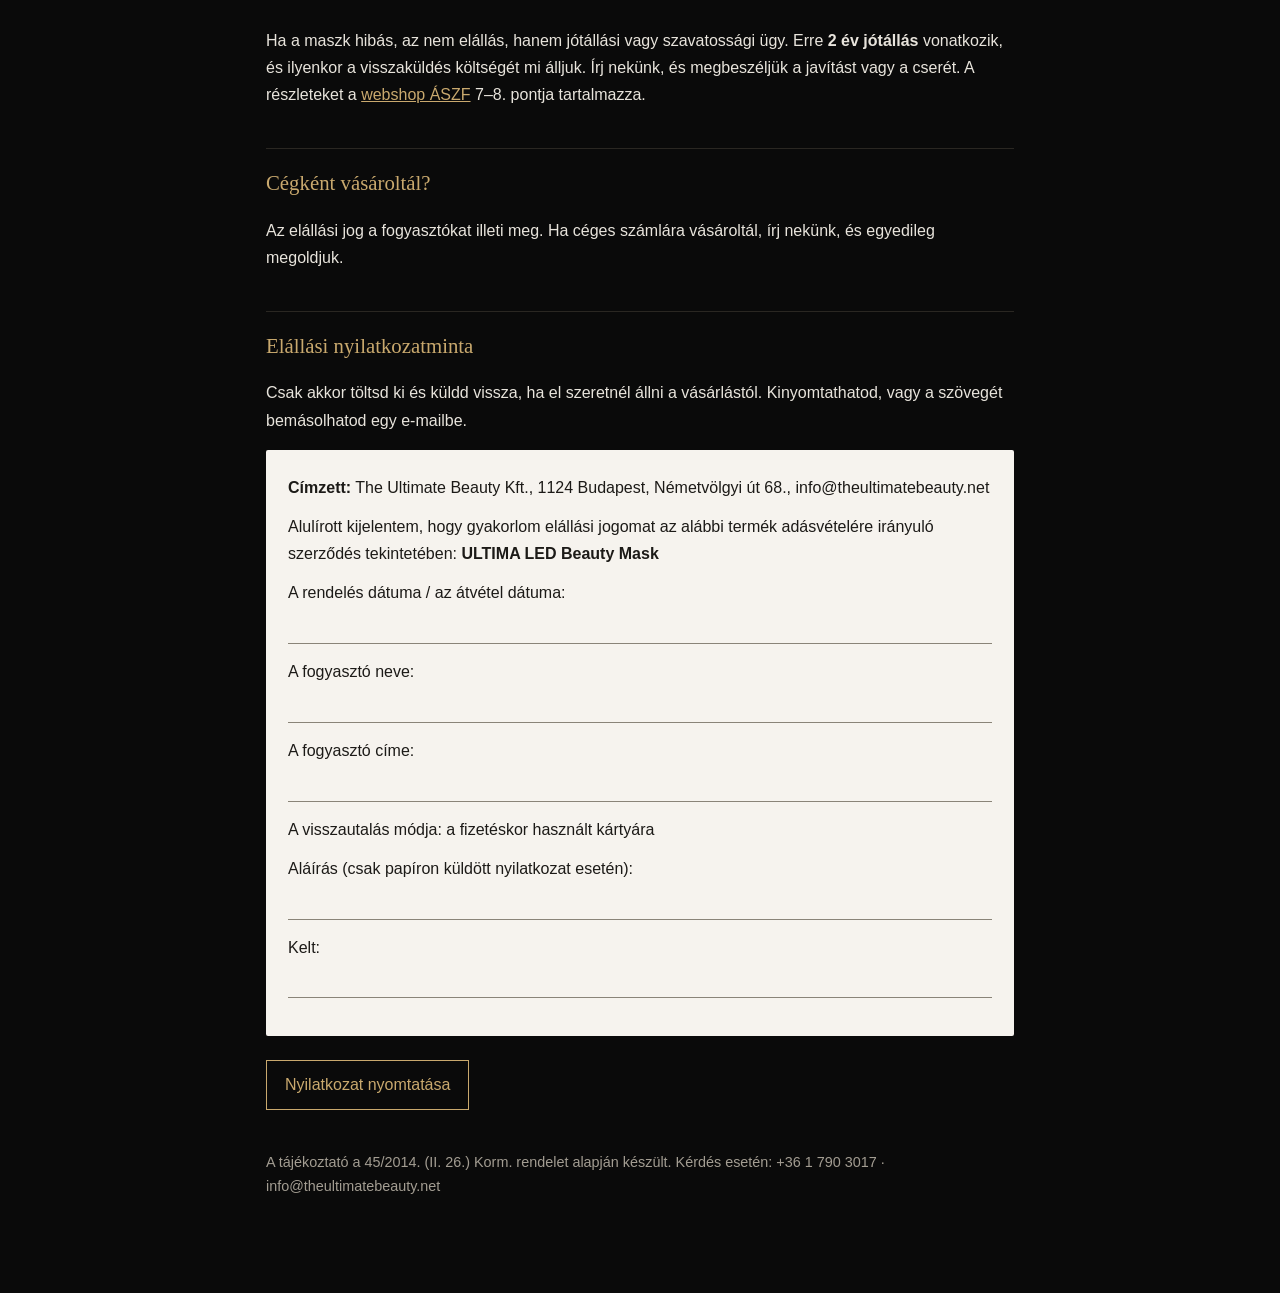
<file: elallas-visszakuldes.html>
<!DOCTYPE html>
<html lang="hu">
<head>
<meta charset="UTF-8">
<meta name="viewport" content="width=device-width, initial-scale=1">
<title>Elállás és visszaküldés – ULTIMA LED Beauty Mask</title>
<meta name="description" content="14 napos elállási jog az ULTIMA LED Beauty Mask online vásárlásánál: határidő, a visszaküldés menete, visszatérítés és kitölthető elállási nyilatkozat.">
<link rel="canonical" href="https://mask.theultimatebeauty.net/elallas-visszakuldes.html">
<style>
:root{--bg:#0a0a0a;--card:#121212;--text:#e8e4dc;--muted:#a39d92;--gold:#c9a96e;--line:#2a2722}
*{box-sizing:border-box}
body{margin:0;background:var(--bg);color:var(--text);font:16px/1.7 -apple-system,BlinkMacSystemFont,"Segoe UI",Roboto,sans-serif}
main{max-width:780px;margin:0 auto;padding:48px 16px 80px}
a{color:var(--gold)}
.back{font-size:.85rem;text-decoration:none;letter-spacing:.08em;text-transform:uppercase}
h1{font-family:Georgia,"Times New Roman",serif;font-weight:400;font-size:clamp(1.8rem,5vw,2.4rem);margin:24px 0 4px}
.upd{color:var(--muted);font-size:.9rem;margin:0 0 28px}
h2{font-family:Georgia,"Times New Roman",serif;font-weight:400;color:var(--gold);font-size:1.3rem;margin:40px 0 10px;padding-top:16px;border-top:1px solid var(--line)}
ul,ol{padding-left:20px}
.sum{display:grid;grid-template-columns:repeat(auto-fit,minmax(170px,1fr));gap:12px;margin:8px 0 8px}
.sum div{background:var(--card);border:1px solid var(--line);padding:14px 16px}
.sum b{display:block;font-family:Georgia,serif;font-weight:400;font-size:1.5rem;color:var(--gold)}
.sum span{color:var(--muted);font-size:.9rem}
.box{background:var(--card);border:1px solid var(--line);border-left:3px solid var(--gold);padding:16px 18px;margin:16px 0}
.form{background:#f6f3ee;color:#1c1a17;padding:24px 22px;margin:16px 0;border-radius:2px}
.form p{color:#1c1a17;margin:0 0 12px}
.form .line{border-bottom:1px solid #8a8478;min-height:1.6em;margin:2px 0 14px}
.btn{display:inline-block;margin-top:8px;padding:10px 18px;border:1px solid var(--gold);color:var(--gold);background:none;font:inherit;cursor:pointer;text-decoration:none}
@media print{body{background:#fff}main>*:not(#nyilatkozat){display:none}#nyilatkozat{display:block}.btn{display:none}}
</style>
</head>
<body>
<main>
<a class="back" href="https://theultimatebeauty.net/mask">← Vissza a maszkhoz</a>
<h1>Elállás és visszaküldés</h1>
<p class="upd">Hatályos: 2026. november 1-től · The Ultimate Beauty Kft.</p>

<div class="sum">
<div><b>14 nap</b><span>az átvételtől, indoklás nélkül</span></div>
<div><b>Teljes ár</b><span>a kiszállítási díjjal együtt visszajár</span></div>
<div><b>14 nap</b><span>alatt utaljuk vissza a pénzt</span></div>
</div>

<h2>Kinek és meddig jár?</h2>
<p>Ha magánszemélyként (fogyasztóként) vásároltad meg a maszkot online, a termék átvételétől számított <strong>14 napon belül indoklás nélkül elállhatsz</strong> a vásárlástól. A határidő attól a naptól számít, amikor te vagy az általad megjelölt személy átvette a csomagot, vagy a klinikán személyesen átvetted a maszkot.</p>
<p>Elég, ha az elállási szándékodat a 14. nap végéig elküldöd. A terméket ezután még 14 napod van visszajuttatni.</p>

<h2>Hogyan állhatsz el?</h2>
<ol>
<li><strong>Jelezd nekünk</strong> egyértelmű nyilatkozattal: e-mailben az <a href="mailto:info@theultimatebeauty.net">info@theultimatebeauty.net</a> címre vagy postán. Használhatod a lenti <a href="#nyilatkozat">nyilatkozatmintát</a>, de nem kötelező; egy rövid e-mail is elég, ha benne van a neved, a rendelés dátuma és az, hogy elállsz.</li>
<li><strong>Juttasd vissza a maszkot</strong> legkésőbb 14 napon belül az elállás jelzésétől:
<ul>
<li>postán vagy futárral erre a címre: The Ultimate Beauty Kft., 1124 Budapest, Németvölgyi út 68., vagy</li>
<li>személyesen a klinikán, előre egyeztetett időpontban (az udvarban ingyenesen parkolhatsz).</li>
</ul></li>
<li>Kérjük, a maszkot a tartozékaival együtt, lehetőleg az eredeti dobozában küldd vissza. Az utánvétes csomagot nem tudjuk átvenni.</li>
</ol>

<h2>Mit kapsz vissza, és mikor?</h2>
<ul>
<li>Visszautaljuk a termék árát és a kiszállítás díját (1.990 Ft), ha futárral kérted.</li>
<li>Ha a szokásos futárszállításnál drágább módot választottál, a különbözetet nem kell megtérítenünk.</li>
<li>Az összeget legkésőbb 14 napon belül utaljuk vissza attól számítva, hogy az elállásodról tudomást szereztünk. Ugyanazon a módon kapod vissza, ahogy fizettél (a Stripe-on keresztül a kártyádra), külön díj nélkül.</li>
<li>A visszautalást visszatarthatjuk addig, amíg a maszk vissza nem ért hozzánk, vagy amíg nem igazolod, hogy feladtad.</li>
</ul>

<h2>Mi a te költséged?</h2>
<p>A visszaküldés közvetlen költségét (postaköltség) te viseled. Ha személyesen hozod be a klinikára, ez nem merül fel.</p>
<p>A maszkot kipróbálhatod úgy, ahogy egy üzletben is megnéznéd. Ha ennél tovább használod, és emiatt a termék értéke csökken, az értékcsökkenést felszámíthatjuk. Ezért kérjük, hogy a maszkot tisztán, sérülésmentesen küldd vissza.</p>

<h2>Hibás a termék?</h2>
<p>Ha a maszk hibás, az nem elállás, hanem jótállási vagy szavatossági ügy. Erre <strong>2 év jótállás</strong> vonatkozik, és ilyenkor a visszaküldés költségét mi álljuk. Írj nekünk, és megbeszéljük a javítást vagy a cserét. A részleteket a <a href="aszf-webshop.html#jotallas">webshop ÁSZF</a> 7–8. pontja tartalmazza.</p>

<h2>Cégként vásároltál?</h2>
<p>Az elállási jog a fogyasztókat illeti meg. Ha céges számlára vásároltál, írj nekünk, és egyedileg megoldjuk.</p>

<section id="nyilatkozat">
<h2>Elállási nyilatkozatminta</h2>
<p>Csak akkor töltsd ki és küldd vissza, ha el szeretnél állni a vásárlástól. Kinyomtathatod, vagy a szövegét bemásolhatod egy e-mailbe.</p>
<div class="form">
<p><strong>Címzett:</strong> The Ultimate Beauty Kft., 1124 Budapest, Németvölgyi út 68., info@theultimatebeauty.net</p>
<p>Alulírott kijelentem, hogy gyakorlom elállási jogomat az alábbi termék adásvételére irányuló szerződés tekintetében: <strong>ULTIMA LED Beauty Mask</strong></p>
<p>A rendelés dátuma / az átvétel dátuma:</p><div class="line"></div>
<p>A fogyasztó neve:</p><div class="line"></div>
<p>A fogyasztó címe:</p><div class="line"></div>
<p>A visszautalás módja: a fizetéskor használt kártyára</p>
<p>Aláírás (csak papíron küldött nyilatkozat esetén):</p><div class="line"></div>
<p>Kelt:</p><div class="line"></div>
</div>
<button class="btn" onclick="window.print()">Nyilatkozat nyomtatása</button>
</section>

<p style="color:var(--muted);font-size:.9rem;margin-top:40px">A tájékoztató a 45/2014. (II. 26.) Korm. rendelet alapján készült. Kérdés esetén: +36 1 790 3017 · info@theultimatebeauty.net</p>
</main>
</body>
</html>
</file>
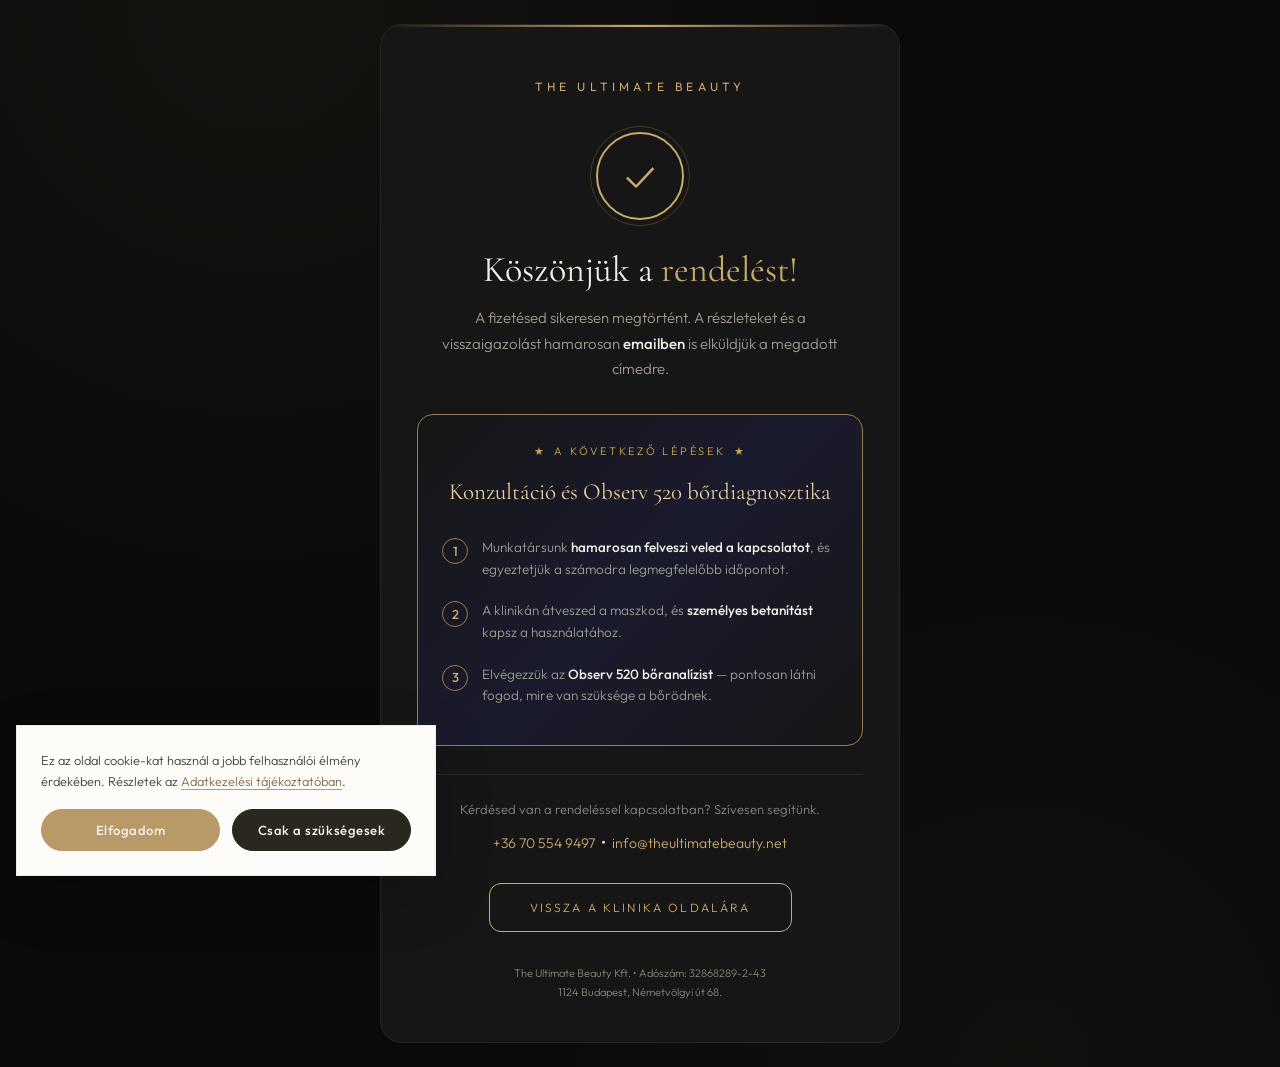
<file: koszonjuk.html>
<!DOCTYPE html>
<html lang="hu">
<head>
<meta charset="UTF-8">
<meta name="viewport" content="width=device-width, initial-scale=1.0">
<title>Köszönjük a rendelést! | The Ultimate Beauty Clinic</title>
<meta name="description" content="Sikeres rendelés — ULTIMA LED Beauty Mask. Köszönjük a bizalmad!">
<meta name="robots" content="noindex, nofollow">
<meta name="theme-color" content="#0a0a0a">
<link rel="icon" type="image/svg+xml" href="data:image/svg+xml,<svg xmlns='http://www.w3.org/2000/svg' viewBox='0 0 100 100'><text y='.9em' font-size='90'>✦</text></svg>">

<!-- ===== SÜTI-HOZZÁJÁRULÁS — a főoldal süti-sávjának mása (Melinda); a mérőkódok ELŐTT kell lennie ===== -->
<script src="suti-sav.js?v=1"></script>
<!-- ===== TRACKING — Google (GA4 G-6FZ11T4EFD + Ads AW-18069239911 + GTM-WHG9BVJT) átvéve a theultimatebeauty.net-ről + Meta Pixel (Sorin) ===== -->
<!-- Google Ads + GA4 (gtag.js) -->
<script async src="https://www.googletagmanager.com/gtag/js?id=AW-18069239911"></script>
<script>
  window.dataLayer = window.dataLayer || [];
  function gtag(){dataLayer.push(arguments);}
  gtag('js', new Date());
  gtag('config', 'AW-18069239911');
  gtag('config', 'G-6FZ11T4EFD');
</script>
<!-- Google Tag Manager -->
<script>
  (function(w, d, s, l, i) {
    w[l] = w[l] || [];
    w[l].push({'gtm.start': new Date().getTime(), event: 'gtm.js'});
    var f = d.getElementsByTagName(s)[0], j = d.createElement(s),
        dl = l != 'dataLayer' ? '&l=' + l : '';
    j.async = true;
    j.src = 'https://www.googletagmanager.com/gtm.js?id=' + i + dl;
    f.parentNode.insertBefore(j, f);
  })(window, document, 'script', 'dataLayer', 'GTM-WHG9BVJT');
</script>
<!-- End Google Tag Manager -->
<!-- Meta Pixel Code (Sorin — 840347862102385) -->
<script>
!function(f,b,e,v,n,t,s)
{if(f.fbq)return;n=f.fbq=function(){n.callMethod?
n.callMethod.apply(n,arguments):n.queue.push(arguments)};
if(!f._fbq)f._fbq=n;n.push=n;n.loaded=!0;n.version='2.0';
n.queue=[];t=b.createElement(e);t.async=!0;
t.src=v;s=b.getElementsByTagName(e)[0];
s.parentNode.insertBefore(t,s)}(window, document,'script',
'https://connect.facebook.net/en_US/fbevents.js');
fbq('consent', window.tubSutiIgen ? 'grant' : 'revoke');
fbq('init', '840347862102385');
fbq('track', 'PageView');
</script>
<!-- End Meta Pixel Code -->
<!-- ===== /TRACKING ===== -->

<link rel="preconnect" href="https://fonts.googleapis.com">
<link rel="preconnect" href="https://fonts.gstatic.com" crossorigin>
<link href="https://fonts.googleapis.com/css2?family=Cormorant+Garamond:ital,wght@0,300;0,400;0,500;0,600;0,700;1,400&family=Outfit:wght@200;300;400;500;600&display=swap" rel="stylesheet">

<style>
:root {
  --gold: #c9a96e; --gold-light: #e4cfa0; --gold-dark: #9a7b4f; --gold-alt: #c9a84c;
  --bg-primary: #0a0a0a; --bg-secondary: #111111; --bg-card: #161616;
  --text-primary: #f0ece4; --text-secondary: #a09a90; --text-muted: #8a857d;
  --border: #2a2520; --error: #e74c3c; --success: #27ae60;
}

* { margin: 0; padding: 0; box-sizing: border-box; }

body {
  font-family: 'Outfit', sans-serif;
  background: var(--bg-primary);
  color: var(--text-primary);
  font-weight: 300;
  line-height: 1.6;
  min-height: 100vh;
  display: flex;
  align-items: center;
  justify-content: center;
  padding: 24px 18px;
  -webkit-font-smoothing: antialiased;
  background-image:
    radial-gradient(circle at 20% 0%, rgba(201,169,110,0.06) 0%, transparent 45%),
    radial-gradient(circle at 80% 100%, rgba(201,169,110,0.04) 0%, transparent 40%);
}

.card {
  width: 100%;
  max-width: 520px;
  background: var(--bg-card);
  border: 1px solid var(--border);
  border-radius: 22px;
  padding: 52px 36px 40px;
  text-align: center;
  position: relative;
  overflow: hidden;
  animation: fadeUp 0.7s ease-out;
}

.card::before {
  content: '';
  position: absolute;
  top: 0; left: 0; right: 0;
  height: 2px;
  background: linear-gradient(90deg, transparent, var(--gold), transparent);
}

@keyframes fadeUp {
  from { opacity: 0; transform: translateY(24px); }
  to { opacity: 1; transform: translateY(0); }
}

.brand {
  font-size: 12px;
  letter-spacing: 0.35em;
  text-transform: uppercase;
  color: var(--gold);
  margin-bottom: 36px;
  font-weight: 400;
}

.check-circle {
  width: 88px;
  height: 88px;
  border-radius: 50%;
  border: 2px solid var(--gold);
  display: flex;
  align-items: center;
  justify-content: center;
  margin: 0 auto 28px;
  font-size: 40px;
  color: var(--gold);
  position: relative;
  animation: pop 0.5s 0.3s both cubic-bezier(0.34, 1.56, 0.64, 1);
}

.check-circle::after {
  content: '';
  position: absolute;
  inset: -8px;
  border-radius: 50%;
  border: 1px solid rgba(201,169,110,0.25);
  animation: ring 2.4s ease-out infinite;
}

@keyframes pop {
  from { opacity: 0; transform: scale(0.5); }
  to { opacity: 1; transform: scale(1); }
}

@keyframes ring {
  0% { transform: scale(1); opacity: 0.6; }
  100% { transform: scale(1.35); opacity: 0; }
}

h1 {
  font-family: 'Cormorant Garamond', serif;
  font-size: 36px;
  font-weight: 400;
  color: var(--text-primary);
  margin-bottom: 14px;
  line-height: 1.2;
}

h1 span { color: var(--gold); }

.lead {
  font-size: 15px;
  color: var(--text-secondary);
  line-height: 1.7;
  margin-bottom: 8px;
  max-width: 400px;
  margin-left: auto;
  margin-right: auto;
}

.lead strong { color: var(--text-primary); font-weight: 500; }

.order-ref {
  display: inline-block;
  margin-top: 16px;
  padding: 6px 16px;
  background: rgba(201,169,110,0.08);
  border: 1px solid rgba(201,169,110,0.2);
  border-radius: 20px;
  font-size: 12px;
  letter-spacing: 0.05em;
  color: var(--gold-light);
}

.next-box {
  background: linear-gradient(135deg, #161616 0%, #1a1a2e 50%, #161616 100%);
  border: 1px solid var(--gold-dark);
  border-radius: 16px;
  padding: 28px 24px;
  margin: 32px 0 8px;
  text-align: left;
  display: none;
}

.next-box.show { display: block; }

.next-box .label {
  display: flex;
  align-items: center;
  gap: 8px;
  font-size: 11px;
  letter-spacing: 0.25em;
  text-transform: uppercase;
  color: var(--gold-alt);
  margin-bottom: 14px;
  justify-content: center;
}

.next-box h2 {
  font-family: 'Cormorant Garamond', serif;
  font-size: 23px;
  color: var(--gold-light);
  font-weight: 400;
  margin-bottom: 16px;
  text-align: center;
}

.step {
  display: flex;
  align-items: flex-start;
  gap: 14px;
  padding: 10px 0;
}

.step-num {
  flex-shrink: 0;
  width: 26px;
  height: 26px;
  border-radius: 50%;
  border: 1px solid var(--gold-dark);
  color: var(--gold);
  font-size: 13px;
  font-weight: 500;
  display: flex;
  align-items: center;
  justify-content: center;
  margin-top: 1px;
}

.step-text {
  font-size: 13.5px;
  color: var(--text-secondary);
  line-height: 1.6;
}

.step-text strong { color: var(--text-primary); font-weight: 500; }

.contact {
  margin-top: 28px;
  padding-top: 24px;
  border-top: 1px solid var(--border);
}

.contact p {
  font-size: 13px;
  color: var(--text-muted);
  margin-bottom: 10px;
}

.contact a {
  color: var(--gold);
  text-decoration: none;
  font-size: 14px;
}

.contact a:hover { color: var(--gold-light); }

.home-btn {
  display: inline-block;
  margin-top: 28px;
  padding: 14px 40px;
  border: 1px solid var(--gold);
  border-radius: 12px;
  color: var(--gold);
  text-decoration: none;
  font-size: 12px;
  letter-spacing: 0.18em;
  text-transform: uppercase;
  transition: all 0.3s;
}

.home-btn:hover {
  background: var(--gold);
  color: var(--bg-primary);
}

.footer {
  margin-top: 32px;
  font-size: 11px;
  color: var(--text-muted);
  line-height: 1.7;
}

@media (max-width: 600px) {
  .card { padding: 44px 22px 32px; border-radius: 18px; }
  h1 { font-size: 30px; }
  .next-box { padding: 24px 18px; }
}
</style>
</head>
<body>

<div class="card">
  <div class="brand">The Ultimate Beauty</div>

  <div class="check-circle">&#10003;</div>

  <h1>Köszönjük a <span>rendelést!</span></h1>
  <p class="lead">A fizetésed sikeresen megtörtént. A részleteket és a visszaigazolást
  hamarosan <strong>emailben</strong> is elküldjük a megadott címedre.</p>
  <div class="order-ref" id="orderRef" style="display:none;"></div>

  <!-- KLINIKAI ÁTVÉTEL -->
  <div class="next-box" id="boxClinic">
    <div class="label"><span>&#9733;</span> A KÖVETKEZŐ LÉPÉSEK <span>&#9733;</span></div>
    <h2>Konzultáció és Observ&nbsp;520 bőrdiagnosztika</h2>
    <div class="step">
      <div class="step-num">1</div>
      <div class="step-text">Munkatársunk <strong>hamarosan felveszi veled a kapcsolatot</strong>, és egyeztetjük a számodra legmegfelelőbb időpontot.</div>
    </div>
    <div class="step">
      <div class="step-num">2</div>
      <div class="step-text">A klinikán átveszed a maszkod, és <strong>személyes betanítást</strong> kapsz a használatához.</div>
    </div>
    <div class="step">
      <div class="step-num">3</div>
      <div class="step-text">Elvégezzük az <strong>Observ 520 bőranalízist</strong> — pontosan látni fogod, mire van szüksége a bőrödnek.</div>
    </div>
  </div>

  <!-- HÁZHOZSZÁLLÍTÁS -->
  <div class="next-box" id="boxShipping">
    <div class="label"><span>&#128230;</span> A KÖVETKEZŐ LÉPÉSEK <span>&#128230;</span></div>
    <h2>Csomagod hamarosan úton van</h2>
    <div class="step">
      <div class="step-num">1</div>
      <div class="step-text">A rendelésed feldolgozzuk, és a csomagot <strong>2–4 munkanapon belül</strong> kézbesítjük a megadott címre.</div>
    </div>
    <div class="step">
      <div class="step-num">2</div>
      <div class="step-text">Bármikor jelentkezhetsz az <strong>Observ 520 bőrdiagnosztikára</strong> a klinikánkon.</div>
    </div>
  </div>

  <div class="contact">
    <p>Kérdésed van a rendeléssel kapcsolatban? Szívesen segítünk.</p>
    <a href="tel:+36705549497">+36 70 554 9497</a> &nbsp;&bull;&nbsp;
    <a href="mailto:info@theultimatebeauty.net">info@theultimatebeauty.net</a>
  </div>

  <a href="https://theultimatebeauty.net" class="home-btn">Vissza a klinika oldalára</a>

  <div class="footer">
    The Ultimate Beauty Kft. &bull; Adószám: 32868289-2-43<br>
    1124 Budapest, Németvölgyi út 68.
  </div>
</div>

<script>
(function() {
  var params = new URLSearchParams(window.location.search);

  // ---- 1) Rendelés azonosító megjelenítése (ha Stripe átadta) ----
  var sessionId = params.get('session_id') || '';
  if (sessionId) {
    var shortRef = sessionId.replace('cs_live_', '').replace('cs_test_', '').slice(0, 12).toUpperCase();
    var refEl = document.getElementById('orderRef');
    refEl.textContent = 'Rendelés azonosító: ' + shortRef;
    refEl.style.display = 'inline-block';
  }

  // ---- 2) Klinikai vs. szállítás box megjelenítése ----
  // A rendeles.html a fizetés előtt elmenti a választott módot localStorage-be.
  var delivery = params.get('delivery') || localStorage.getItem('mask_last_delivery') || 'clinic';
  if (delivery === 'shipping') {
    document.getElementById('boxShipping').classList.add('show');
  } else {
    document.getElementById('boxClinic').classList.add('show');
  }

  // ---- 3) Rendelés "FIZETVE" jelölése a CRM-ben (best-effort, kliens oldali) ----
  // FIGYELEM: ez csak akkor fut le, ha a vevő visszatér erre az oldalra.
  // A megbízható, szerver oldali megerősítés a Stripe webhook (lásd dokumentáció).
  // A webhook URL-nek meg KELL egyeznie a CRM "fizetve" kezelőjével.
  var WEBHOOK = 'https://script.google.com/macros/s/AKfycbyPkz4jNjYHbRheU24YT9zV5BIqNw6B1jQ2PuQBaZ1kYYrkXBe6eNJht20e3GVRIC97xA/exec';
  var email = params.get('email') || localStorage.getItem('mask_last_email') || '';

  // Duplikált jelölés elkerülése (oldal-frissítés esetére)
  var guardKey = 'mask_paid_fired_' + (sessionId || email || 'x');
  if (!localStorage.getItem(guardKey)) {
    try {
      fetch(WEBHOOK, {
        method: 'POST',
        mode: 'no-cors',
        headers: { 'Content-Type': 'text/plain' },
        body: JSON.stringify({
          form_type: 'mask-rendeles',
          email: email,
          stripe_session_id: sessionId,
          delivery_method: delivery,
          interest: '✅ MASK RENDELÉS — FIZETVE (Stripe)',
          message: 'Stripe fizetés visszaigazolva (köszönő oldal)',
          source: 'mask-stripe-success',
          payment_status: 'paid'
        })
      }).catch(function(){});
      localStorage.setItem(guardKey, '1');
    } catch (e) {}
  }
})();
</script>
</body>
</html>
</file>
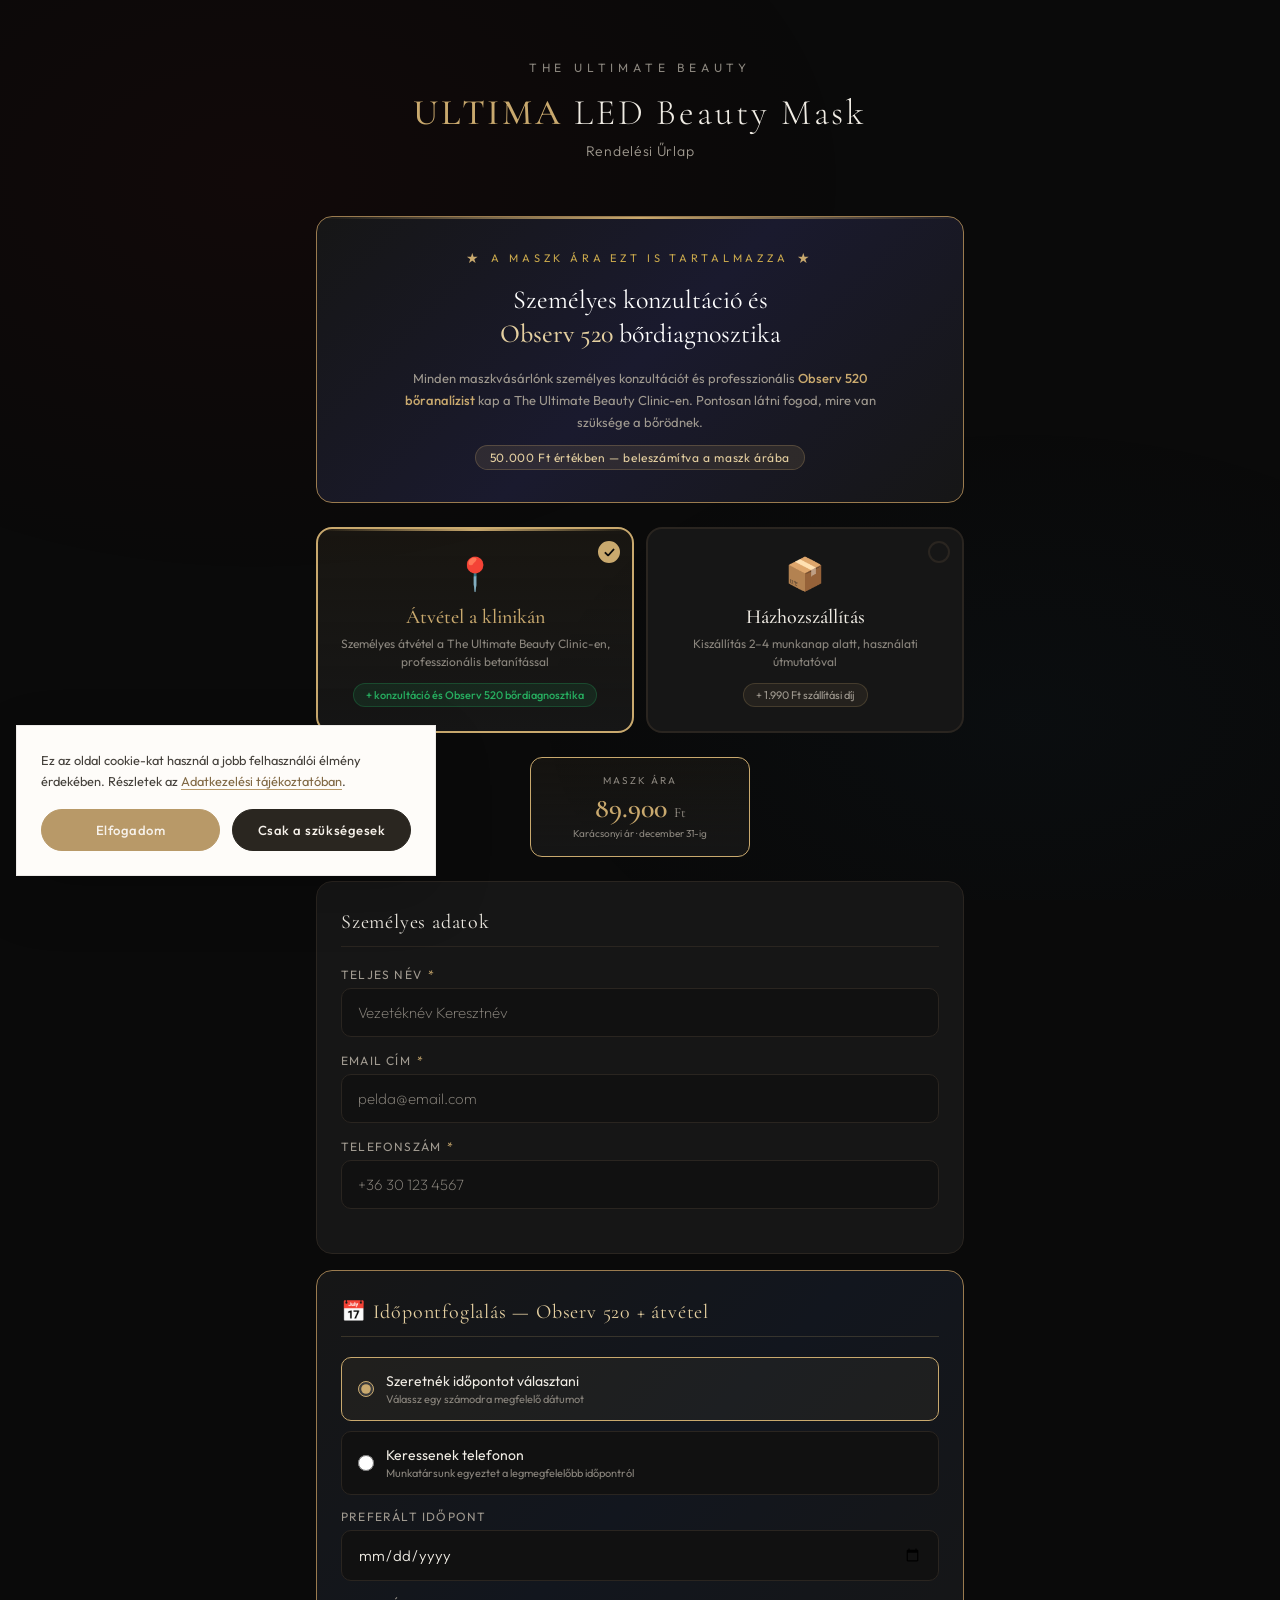
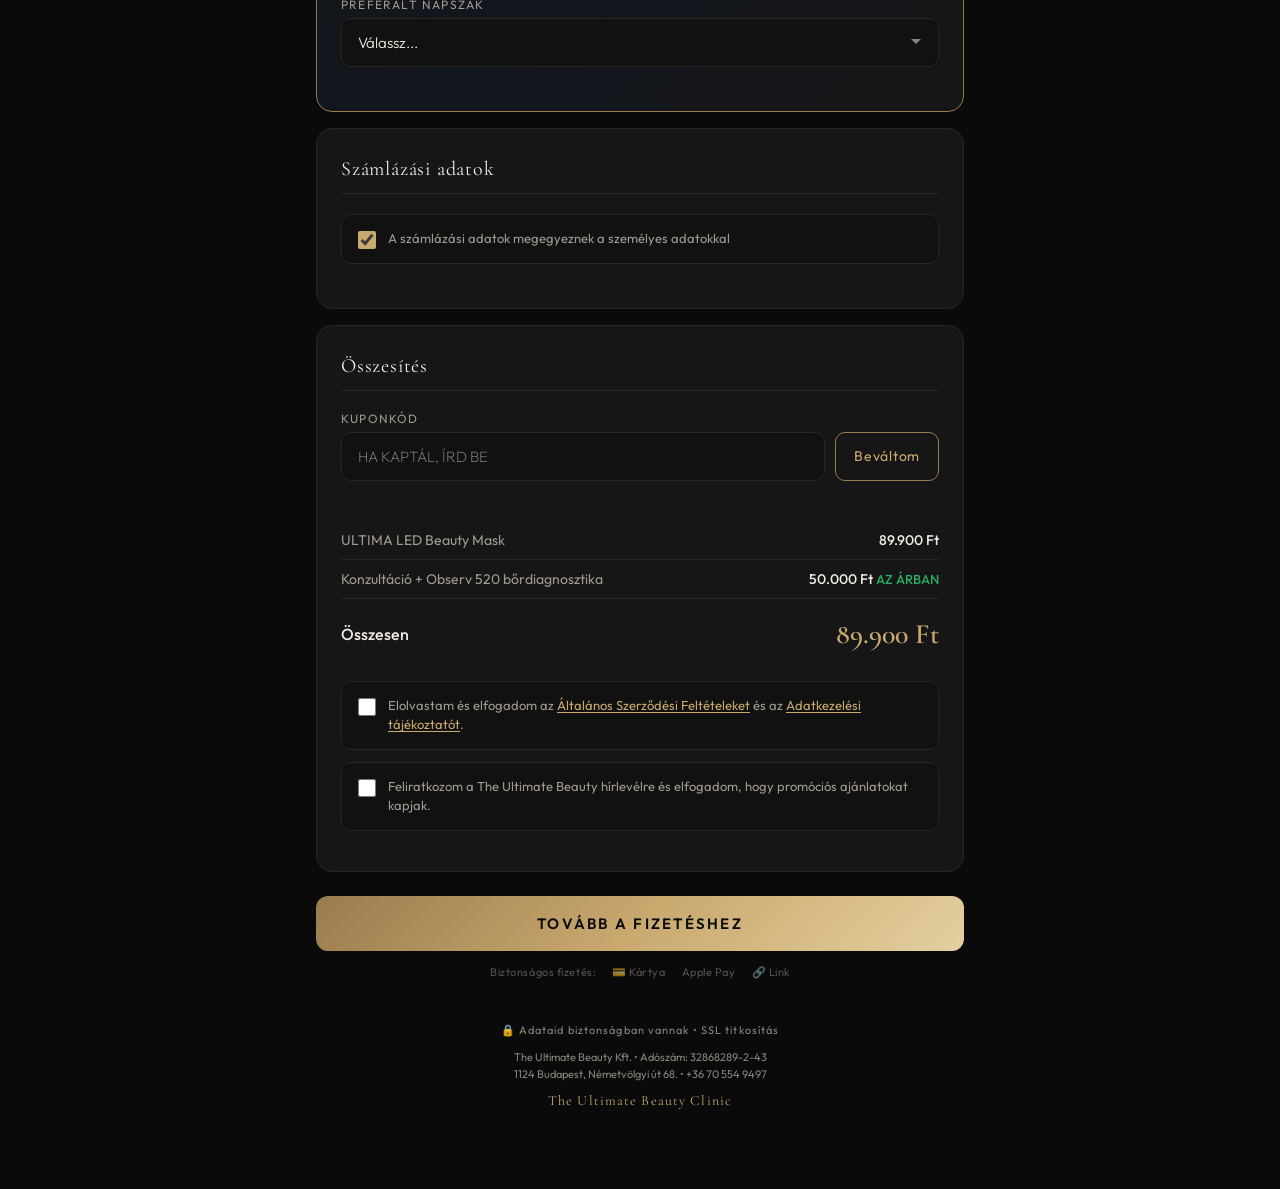
<file: rendeles.html>
<!DOCTYPE html>
<html lang="hu">
<head>
<meta charset="UTF-8">
<meta name="viewport" content="width=device-width, initial-scale=1.0">
<title>ULTIMA LED Beauty Mask - Rendelés | The Ultimate Beauty Clinic</title>
<meta name="description" content="ULTIMA LED Beauty Mask rendelés — 89.900 Ft, az ár része a személyes konzultáció és az Observ 520 bőrdiagnosztika. Klinikai átvétel vagy házhozszállítás.">
<meta name="robots" content="noindex, nofollow">
<meta name="theme-color" content="#0a0a0a">

<!-- ===== SÜTI-HOZZÁJÁRULÁS — a főoldal süti-sávjának mása (Melinda); a mérőkódok ELŐTT kell lennie ===== -->
<script src="suti-sav.js?v=1"></script>
<!-- ===== TRACKING — Google (GA4 G-6FZ11T4EFD + Ads AW-18069239911 + GTM-WHG9BVJT) átvéve a theultimatebeauty.net-ről + Meta Pixel (Sorin) ===== -->
<!-- Google Ads + GA4 (gtag.js) -->
<script async src="https://www.googletagmanager.com/gtag/js?id=AW-18069239911"></script>
<script>
  window.dataLayer = window.dataLayer || [];
  function gtag(){dataLayer.push(arguments);}
  gtag('js', new Date());
  gtag('config', 'AW-18069239911');
  gtag('config', 'G-6FZ11T4EFD');
</script>
<!-- Google Tag Manager -->
<script>
  (function(w, d, s, l, i) {
    w[l] = w[l] || [];
    w[l].push({'gtm.start': new Date().getTime(), event: 'gtm.js'});
    var f = d.getElementsByTagName(s)[0], j = d.createElement(s),
        dl = l != 'dataLayer' ? '&l=' + l : '';
    j.async = true;
    j.src = 'https://www.googletagmanager.com/gtm.js?id=' + i + dl;
    f.parentNode.insertBefore(j, f);
  })(window, document, 'script', 'dataLayer', 'GTM-WHG9BVJT');
</script>
<!-- End Google Tag Manager -->
<!-- Meta Pixel Code (Sorin — 840347862102385) -->
<script>
!function(f,b,e,v,n,t,s)
{if(f.fbq)return;n=f.fbq=function(){n.callMethod?
n.callMethod.apply(n,arguments):n.queue.push(arguments)};
if(!f._fbq)f._fbq=n;n.push=n;n.loaded=!0;n.version='2.0';
n.queue=[];t=b.createElement(e);t.async=!0;
t.src=v;s=b.getElementsByTagName(e)[0];
s.parentNode.insertBefore(t,s)}(window, document,'script',
'https://connect.facebook.net/en_US/fbevents.js');
fbq('consent', window.tubSutiIgen ? 'grant' : 'revoke');
fbq('init', '840347862102385');
fbq('track', 'PageView');
</script>
<!-- End Meta Pixel Code -->
<!-- ===== /TRACKING ===== -->

<script>
// Stripe fizetés utáni visszajelzés — ha ?payment=success paraméterrel jön
(function() {
  var params = new URLSearchParams(window.location.search);
  if (params.get('payment') === 'success') {
    var email = params.get('email') || localStorage.getItem('mask_last_email') || '';
    var WEBHOOK = 'https://script.google.com/macros/s/AKfycbyPkz4jNjYHbRheU24YT9zV5BIqNw6B1jQ2PuQBaZ1kYYrkXBe6eNJht20e3GVRIC97xA/exec';
    fetch(WEBHOOK, {
      method: 'POST', mode: 'no-cors',
      headers: {'Content-Type': 'text/plain'},
      body: JSON.stringify({
        form_type: 'mask-rendeles',
        email: email,
        interest: '✅ MASK RENDELÉS — FIZETVE (Stripe)',
        message: 'Stripe fizetés visszaigazolva',
        source: 'mask-stripe-success',
        payment_status: 'paid'
      })
    }).catch(function(){});
  }
})();
</script>
<link rel="icon" type="image/svg+xml" href="data:image/svg+xml,<svg xmlns='http://www.w3.org/2000/svg' viewBox='0 0 100 100'><text y='.9em' font-size='90'>✦</text></svg>">
<link rel="preconnect" href="https://fonts.googleapis.com">
<link rel="preconnect" href="https://fonts.gstatic.com" crossorigin>
<link href="https://fonts.googleapis.com/css2?family=Cormorant+Garamond:ital,wght@0,300;0,400;0,500;0,600;0,700;1,400&family=Outfit:wght@200;300;400;500;600&display=swap" rel="stylesheet">
<style>
:root {
  --gold: #c9a96e;
  --gold-light: #e4cfa0;
  --gold-dark: #9a7b4f;
  --gold-alt: #c9a84c;
  --bg-primary: #0a0a0a;
  --bg-secondary: #111111;
  --bg-card: #161616;
  --text-primary: #f0ece4;
  --text-secondary: #a09a90;
  --text-muted: #8a857d;
  --border: #2a2520;
  --error: #e74c3c;
  --success: #27ae60;
}

* { box-sizing: border-box; margin: 0; padding: 0; }

body {
  font-family: 'Outfit', sans-serif;
  background: var(--bg-primary);
  color: var(--text-primary);
  min-height: 100vh;
  -webkit-text-size-adjust: 100%;
}

body::before {
  content: '';
  position: fixed;
  top: 0; left: 0; right: 0; bottom: 0;
  background:
    radial-gradient(ellipse 600px 400px at 20% 20%, rgba(139,0,0,0.06), transparent),
    radial-gradient(ellipse 500px 300px at 80% 80%, rgba(36,113,163,0.04), transparent);
  pointer-events: none;
  z-index: 0;
}

.container {
  max-width: 680px;
  margin: 0 auto;
  padding: 20px 16px 60px;
  position: relative;
  z-index: 1;
}

/* ===== HEADER ===== */
.form-header {
  text-align: center;
  padding: 40px 20px 32px;
  margin-bottom: 24px;
}

.form-header .brand {
  font-family: 'Outfit', sans-serif;
  font-size: 12px;
  letter-spacing: 0.4em;
  text-transform: uppercase;
  color: var(--text-muted);
  margin-bottom: 16px;
}

.form-header h1 {
  font-family: 'Cormorant Garamond', serif;
  font-size: 36px;
  font-weight: 300;
  color: var(--text-primary);
  letter-spacing: 0.08em;
  margin-bottom: 8px;
}

.form-header h1 span {
  color: var(--gold);
  font-weight: 500;
}

.form-header .subtitle {
  font-size: 14px;
  color: var(--text-secondary);
  font-weight: 300;
  letter-spacing: 0.05em;
}

/* ===== OBSERV BANNER ===== */
.observ-banner {
  background: linear-gradient(135deg, #161616 0%, #1a1a2e 50%, #161616 100%);
  border: 1px solid var(--gold-dark);
  border-radius: 16px;
  padding: 32px 28px;
  margin-bottom: 24px;
  text-align: center;
  position: relative;
  overflow: hidden;
}

.observ-banner::before {
  content: '';
  position: absolute;
  top: 0; left: 0; right: 0;
  height: 2px;
  background: linear-gradient(90deg, transparent, var(--gold), transparent);
}

.observ-banner .bonus-label {
  font-family: 'Outfit', sans-serif;
  font-size: 11px;
  letter-spacing: 0.35em;
  text-transform: uppercase;
  color: var(--gold-alt);
  margin-bottom: 16px;
  display: flex;
  align-items: center;
  justify-content: center;
  gap: 8px;
}

.observ-banner .bonus-label .star {
  color: var(--gold);
  font-size: 14px;
}

.observ-banner h2 {
  font-family: 'Cormorant Garamond', serif;
  font-size: 26px;
  font-weight: 400;
  color: #ffffff;
  line-height: 1.3;
  margin-bottom: 16px;
}

.observ-banner h2 .highlight {
  color: var(--gold-light);
  font-weight: 500;
}

.observ-banner p {
  font-size: 13px;
  color: var(--text-secondary);
  line-height: 1.7;
  max-width: 480px;
  margin: 0 auto;
}

.observ-banner p strong {
  color: var(--gold);
  font-weight: 500;
}

.observ-value {
  display: inline-block;
  margin-top: 12px;
  padding: 4px 14px;
  background: rgba(201,169,110,0.12);
  border: 1px solid rgba(201,169,110,0.25);
  border-radius: 20px;
  font-size: 12px;
  color: var(--gold-light);
  letter-spacing: 0.05em;
}

/* ===== DELIVERY SELECTOR ===== */
.delivery-selector {
  display: flex;
  gap: 12px;
  margin-bottom: 24px;
}

.delivery-option {
  flex: 1;
  background: var(--bg-card);
  border: 2px solid var(--border);
  border-radius: 16px;
  padding: 24px 18px;
  text-align: center;
  cursor: pointer;
  transition: all 0.35s ease;
  position: relative;
  overflow: hidden;
}

.delivery-option:hover {
  border-color: var(--gold-dark);
}

.delivery-option.selected {
  border-color: var(--gold);
  background: linear-gradient(180deg, rgba(201,169,110,0.08) 0%, var(--bg-card) 100%);
}

.delivery-option.selected::before {
  content: '';
  position: absolute;
  top: 0; left: 0; right: 0;
  height: 2px;
  background: linear-gradient(90deg, transparent, var(--gold), transparent);
}

.delivery-option .icon {
  font-size: 32px;
  margin-bottom: 12px;
  display: block;
}

.delivery-option .option-title {
  font-family: 'Cormorant Garamond', serif;
  font-size: 20px;
  font-weight: 500;
  color: var(--text-primary);
  margin-bottom: 6px;
}

.delivery-option.selected .option-title {
  color: var(--gold);
}

.delivery-option .option-desc {
  font-size: 12px;
  color: var(--text-muted);
  line-height: 1.5;
  margin-bottom: 12px;
}

.delivery-option .option-bonus {
  display: inline-block;
  padding: 4px 12px;
  background: rgba(39,174,96,0.12);
  border: 1px solid rgba(39,174,96,0.25);
  border-radius: 20px;
  font-size: 11px;
  color: var(--success);
  font-weight: 500;
}

.delivery-option .option-fee {
  display: inline-block;
  padding: 4px 12px;
  background: rgba(201,169,110,0.08);
  border: 1px solid rgba(201,169,110,0.2);
  border-radius: 20px;
  font-size: 11px;
  color: var(--text-secondary);
}

.delivery-option input[type="radio"] {
  position: absolute;
  opacity: 0;
  pointer-events: none;
}

/* Check indicator */
.delivery-option .check-indicator {
  width: 22px;
  height: 22px;
  border-radius: 50%;
  border: 2px solid var(--border);
  position: absolute;
  top: 12px;
  right: 12px;
  transition: all 0.3s;
}

.delivery-option.selected .check-indicator {
  border-color: var(--gold);
  background: var(--gold);
}

.delivery-option.selected .check-indicator::after {
  content: '✓';
  color: var(--bg-primary);
  font-size: 13px;
  font-weight: 700;
  position: absolute;
  top: 50%;
  left: 50%;
  transform: translate(-50%, -50%);
}

/* ===== PRICING BADGE ===== */
.pricing-badge {
  display: flex;
  justify-content: center;
  gap: 12px;
  margin-bottom: 24px;
  flex-wrap: wrap;
}

.price-card {
  background: var(--bg-card);
  border: 1px solid var(--border);
  border-radius: 12px;
  padding: 16px 20px;
  text-align: center;
  flex: 1;
  min-width: 140px;
  max-width: 220px;
  transition: border-color 0.3s;
}

.price-card.active {
  border-color: var(--gold);
  background: linear-gradient(180deg, rgba(201,169,110,0.06) 0%, var(--bg-card) 100%);
}

.price-card .price-label {
  font-size: 10px;
  letter-spacing: 0.2em;
  text-transform: uppercase;
  color: var(--text-muted);
  margin-bottom: 4px;
}

.price-card .price {
  font-family: 'Cormorant Garamond', serif;
  font-size: 28px;
  font-weight: 600;
  color: var(--text-primary);
}

.price-card .price small {
  font-size: 14px;
  font-weight: 400;
  color: var(--text-secondary);
}

.price-card.active .price {
  color: var(--gold);
}

.price-card .price-note {
  font-size: 10px;
  color: var(--text-muted);
  margin-top: 2px;
}

.discount-tag {
  display: inline-block;
  background: linear-gradient(135deg, var(--gold-dark), var(--gold));
  color: var(--bg-primary);
  font-size: 10px;
  font-weight: 600;
  letter-spacing: 0.1em;
  padding: 3px 10px;
  border-radius: 20px;
  margin-bottom: 4px;
}

.price-card .price .eredeti-ar {
  font-size: 0.55em;
  color: var(--text-muted);
  text-decoration: line-through;
  margin-right: 6px;
}

/* ===== KUPON ===== */
.kupon-sor { margin-bottom: 18px; }
.kupon-mezo { display: flex; gap: 10px; }
.kupon-mezo input { flex: 1; min-width: 0; text-transform: uppercase; }
.kupon-mezo button {
  flex: 0 0 auto;
  padding: 0 18px;
  background: transparent;
  border: 1px solid var(--gold-dark);
  border-radius: 10px;
  color: var(--gold);
  font-family: 'Outfit', sans-serif;
  font-size: 14px;
  letter-spacing: 0.05em;
  cursor: pointer;
}
.kupon-mezo button:hover { border-color: var(--gold); }
.kupon-uzenet { min-height: 18px; margin-top: 6px; font-size: 13px; color: var(--text-muted); }
.kupon-uzenet.ok { color: var(--gold); }
.fizetes-hiba {
  display: none;
  margin-top: 14px;
  padding: 12px 14px;
  border: 1px solid #b4584f;
  border-radius: 10px;
  color: #e8b4ae;
  font-size: 14px;
  text-align: center;
}
.fizetes-hiba.show { display: block; }

/* ===== FORM SECTIONS ===== */
.form-section {
  background: var(--bg-card);
  border: 1px solid var(--border);
  border-radius: 16px;
  padding: 28px 24px;
  margin-bottom: 16px;
}

.form-section .section-title {
  font-family: 'Cormorant Garamond', serif;
  font-size: 20px;
  font-weight: 400;
  color: var(--text-primary);
  margin-bottom: 20px;
  padding-bottom: 12px;
  border-bottom: 1px solid var(--border);
  letter-spacing: 0.04em;
}

.form-group {
  margin-bottom: 16px;
}

.form-group label {
  display: block;
  font-size: 12px;
  letter-spacing: 0.1em;
  text-transform: uppercase;
  color: var(--text-secondary);
  margin-bottom: 6px;
  font-weight: 400;
}

.form-group label .req {
  color: var(--gold);
  margin-left: 2px;
}

.form-group input,
.form-group textarea,
.form-group select {
  width: 100%;
  padding: 14px 16px;
  background: var(--bg-secondary);
  border: 1px solid var(--border);
  border-radius: 10px;
  color: var(--text-primary);
  font-family: 'Outfit', sans-serif;
  font-size: 15px;
  font-weight: 300;
  transition: border-color 0.3s, box-shadow 0.3s;
  -webkit-appearance: none;
}

.form-group input::placeholder,
.form-group textarea::placeholder {
  color: var(--text-muted);
  font-weight: 200;
}

.form-group input:focus,
.form-group textarea:focus,
.form-group select:focus {
  outline: none;
  border-color: var(--gold-dark);
  box-shadow: 0 0 0 3px rgba(201,169,110,0.1);
}

.form-group input.error {
  border-color: var(--error);
  box-shadow: 0 0 0 3px rgba(231,76,60,0.1);
}

.form-group textarea {
  min-height: 80px;
  resize: vertical;
}

.form-group select {
  cursor: pointer;
  background-image: url("data:image/svg+xml,%3Csvg xmlns='http://www.w3.org/2000/svg' width='12' height='12' viewBox='0 0 12 12'%3E%3Cpath fill='%238a857d' d='M6 8L1 3h10z'/%3E%3C/svg%3E");
  background-repeat: no-repeat;
  background-position: right 16px center;
  padding-right: 40px;
}

.form-row {
  display: flex;
  gap: 12px;
}

.form-row .form-group {
  flex: 1;
}

.error-msg {
  font-size: 11px;
  color: var(--error);
  margin-top: 4px;
  display: none;
}

.form-group input.error + .error-msg {
  display: block;
}

/* ===== APPOINTMENT SECTION ===== */
.appointment-section {
  background: linear-gradient(135deg, #161616 0%, #12161e 50%, #161616 100%);
  border: 1px solid var(--gold-dark);
  border-radius: 16px;
  padding: 28px 24px;
  margin-bottom: 16px;
}

.appointment-section .section-title {
  font-family: 'Cormorant Garamond', serif;
  font-size: 20px;
  font-weight: 400;
  color: var(--gold-light);
  margin-bottom: 20px;
  padding-bottom: 12px;
  border-bottom: 1px solid rgba(201,169,110,0.2);
  letter-spacing: 0.04em;
}

.appointment-options {
  display: flex;
  flex-direction: column;
  gap: 10px;
}

.appointment-option {
  display: flex;
  align-items: center;
  gap: 12px;
  padding: 14px 16px;
  background: var(--bg-secondary);
  border: 1px solid var(--border);
  border-radius: 10px;
  cursor: pointer;
  transition: all 0.3s;
}

.appointment-option:hover {
  border-color: var(--gold-dark);
}

.appointment-option.selected {
  border-color: var(--gold);
  background: rgba(201,169,110,0.06);
}

.appointment-option input[type="radio"] {
  accent-color: var(--gold);
  width: 16px;
  height: 16px;
  flex-shrink: 0;
}

.appointment-option .appt-label {
  font-size: 14px;
  color: var(--text-primary);
}

.appointment-option .appt-desc {
  font-size: 11px;
  color: var(--text-muted);
  margin-top: 2px;
}

.date-picker-container {
  margin-top: 12px;
  display: none;
}

.date-picker-container.show {
  display: block;
}

/* ===== CHECKBOX ===== */
.checkbox-row {
  display: flex;
  align-items: flex-start;
  gap: 12px;
  padding: 14px 16px;
  background: var(--bg-secondary);
  border: 1px solid var(--border);
  border-radius: 10px;
  cursor: pointer;
  transition: border-color 0.3s;
  -webkit-tap-highlight-color: transparent;
  margin-bottom: 12px;
}

.checkbox-row:hover {
  border-color: var(--gold-dark);
}

.checkbox-row input[type="checkbox"] {
  width: 18px;
  height: 18px;
  margin-top: 2px;
  accent-color: var(--gold);
  flex-shrink: 0;
  cursor: pointer;
}

.checkbox-row span {
  font-size: 13px;
  color: var(--text-secondary);
  line-height: 1.5;
}

.checkbox-row span a {
  color: var(--gold);
  text-decoration: underline;
  text-underline-offset: 2px;
}

.checkbox-row.required-error {
  border-color: var(--error);
}

/* ===== SUMMARY ===== */
.summary-line {
  display: flex;
  justify-content: space-between;
  align-items: center;
  padding: 10px 0;
  border-bottom: 1px solid var(--border);
  font-size: 14px;
}

.summary-line .label {
  color: var(--text-secondary);
}

.summary-line .value {
  color: var(--text-primary);
  font-weight: 500;
}

.summary-line.total {
  border-bottom: none;
  padding-top: 14px;
  margin-top: 4px;
}

.summary-line.total .label {
  font-size: 16px;
  color: var(--text-primary);
  font-weight: 500;
}

.summary-line.total .value {
  font-family: 'Cormorant Garamond', serif;
  font-size: 28px;
  color: var(--gold);
  font-weight: 600;
}

.summary-line .original-price {
  text-decoration: line-through;
  color: var(--text-muted);
  font-size: 13px;
  margin-right: 8px;
}

.summary-line .free-tag {
  color: var(--success);
  font-weight: 500;
  font-size: 13px;
}

/* ===== SUBMIT ===== */
.submit-btn {
  width: 100%;
  padding: 18px;
  background: linear-gradient(135deg, var(--gold-dark) 0%, var(--gold) 50%, var(--gold-light) 100%);
  color: var(--bg-primary);
  border: none;
  border-radius: 12px;
  font-family: 'Outfit', sans-serif;
  font-size: 15px;
  font-weight: 600;
  letter-spacing: 0.15em;
  text-transform: uppercase;
  cursor: pointer;
  transition: all 0.3s;
  margin-top: 8px;
  position: relative;
  overflow: hidden;
}

.submit-btn:hover {
  transform: translateY(-1px);
  box-shadow: 0 8px 30px rgba(201,169,110,0.25);
}

.submit-btn:active {
  transform: scale(0.98);
}

.submit-btn:disabled {
  opacity: 0.5;
  cursor: not-allowed;
  transform: none;
}

.submit-btn .spinner {
  display: none;
  width: 18px;
  height: 18px;
  border: 2px solid rgba(10,10,10,0.3);
  border-top-color: var(--bg-primary);
  border-radius: 50%;
  animation: spin 0.6s linear infinite;
  margin: 0 auto;
}

.submit-btn.loading .btn-text { display: none; }
.submit-btn.loading .spinner { display: inline-block; }

@keyframes spin { to { transform: rotate(360deg); } }

.payment-icons {
  display: flex;
  justify-content: center;
  align-items: center;
  gap: 16px;
  margin-top: 14px;
  opacity: 0.6;
}

.payment-icons span {
  font-size: 11px;
  color: var(--text-muted);
  letter-spacing: 0.05em;
}

/* ===== FOOTER ===== */
.form-footer {
  text-align: center;
  margin-top: 24px;
  padding: 20px;
}

.form-footer .secure {
  font-size: 11px;
  color: var(--text-muted);
  letter-spacing: 0.1em;
  display: flex;
  align-items: center;
  justify-content: center;
  gap: 6px;
}

.form-footer .clinic-info {
  font-size: 11px;
  color: var(--text-muted);
  margin-top: 12px;
  line-height: 1.6;
}

.form-footer .clinic-name {
  font-family: 'Cormorant Garamond', serif;
  font-size: 14px;
  color: var(--text-secondary);
  margin-top: 8px;
  letter-spacing: 0.08em;
}

.form-footer .clinic-name a {
  color: var(--gold);
  text-decoration: none;
}

/* ===== THANK YOU ===== */
.thank-you {
  display: none;
  text-align: center;
  padding: 60px 24px;
  animation: fadeUp 0.6s ease-out;
}

.thank-you.show { display: block; }

@keyframes fadeUp {
  from { opacity: 0; transform: translateY(20px); }
  to { opacity: 1; transform: translateY(0); }
}

.thank-you .check-circle {
  width: 80px;
  height: 80px;
  border-radius: 50%;
  border: 2px solid var(--gold);
  display: flex;
  align-items: center;
  justify-content: center;
  margin: 0 auto 24px;
  font-size: 36px;
  color: var(--gold);
}

.thank-you h2 {
  font-family: 'Cormorant Garamond', serif;
  font-size: 32px;
  font-weight: 400;
  color: var(--text-primary);
  margin-bottom: 12px;
}

.thank-you p {
  font-size: 15px;
  color: var(--text-secondary);
  line-height: 1.7;
  margin-bottom: 8px;
}

.thank-you .bonus-box {
  background: linear-gradient(135deg, #161616 0%, #1a1a2e 50%, #161616 100%);
  border: 1px solid var(--gold-dark);
  border-radius: 12px;
  padding: 24px;
  margin: 28px 0;
  text-align: center;
}

.thank-you .bonus-box .star {
  color: var(--gold-alt);
  font-size: 12px;
  letter-spacing: 0.3em;
  text-transform: uppercase;
  margin-bottom: 8px;
}

.thank-you .bonus-box h3 {
  font-family: 'Cormorant Garamond', serif;
  font-size: 22px;
  color: var(--gold-light);
  font-weight: 400;
  margin-bottom: 8px;
}

.thank-you .bonus-box p {
  font-size: 13px;
  color: var(--text-secondary);
}

.thank-you .booking-link {
  display: inline-block;
  padding: 14px 36px;
  border: 1px solid var(--gold);
  border-radius: 10px;
  color: var(--gold);
  text-decoration: none;
  font-size: 13px;
  letter-spacing: 0.15em;
  text-transform: uppercase;
  transition: all 0.3s;
  margin-top: 16px;
}

.thank-you .booking-link:hover {
  background: var(--gold);
  color: var(--bg-primary);
}

/* ===== HIDDEN SECTIONS ===== */
.hidden { display: none !important; }

.slide-in {
  animation: slideIn 0.4s ease-out;
}

@keyframes slideIn {
  from { opacity: 0; transform: translateY(-10px); }
  to { opacity: 1; transform: translateY(0); }
}

/* ===== RESPONSIVE ===== */
@media (max-width: 600px) {
  .form-header h1 { font-size: 28px; }
  .form-row { flex-direction: column; gap: 0; }
  .delivery-selector { flex-direction: column; }
  .pricing-badge { flex-direction: row; }
  .price-card { max-width: 100%; min-width: 0; }
  .observ-banner { padding: 24px 20px; }
  .observ-banner h2 { font-size: 22px; }
  .form-section { padding: 22px 18px; }
  .appointment-section { padding: 22px 18px; }
  .delivery-option { padding: 20px 14px; }
  .delivery-option .option-title { font-size: 18px; }
}
</style>
</head>
<body>

<div class="container">
  <!-- ===== FORM ===== -->
  <div id="formContainer">

    <div class="form-header">
      <div class="brand">The Ultimate Beauty</div>
      <h1><span>ULTIMA</span> LED Beauty Mask</h1>
      <p class="subtitle">Rendelési Űrlap</p>
    </div>

    <!-- Observ 520 Banner -->
    <div class="observ-banner">
      <div class="bonus-label">
        <span class="star">&#9733;</span>
        A MASZK ÁRA EZT IS TARTALMAZZA
        <span class="star">&#9733;</span>
      </div>
      <h2>Személyes konzultáció és<br><span class="highlight">Observ 520</span> bőrdiagnosztika</h2>
      <p>Minden maszkvásárlónk személyes konzultációt és professzionális
      <strong>Observ 520 bőranalízist</strong> kap a The Ultimate Beauty Clinic-en.
      Pontosan látni fogod, mire van szüksége a bőrödnek.</p>
      <div class="observ-value">50.000 Ft értékben — beleszámítva a maszk árába</div>
    </div>

    <!-- ===== DELIVERY SELECTOR ===== -->
    <div class="delivery-selector">
      <label class="delivery-option selected" id="optClinic" onclick="selectDelivery('clinic')">
        <input type="radio" name="delivery" value="clinic" checked>
        <div class="check-indicator"></div>
        <span class="icon">📍</span>
        <div class="option-title">Átvétel a klinikán</div>
        <div class="option-desc">Személyes átvétel a The Ultimate Beauty Clinic-en, professzionális betanítással</div>
        <div class="option-bonus">+ konzultáció és Observ 520 bőrdiagnosztika</div>
      </label>

      <label class="delivery-option" id="optShipping" onclick="selectDelivery('shipping')">
        <input type="radio" name="delivery" value="shipping">
        <div class="check-indicator"></div>
        <span class="icon">📦</span>
        <div class="option-title">Házhozszállítás</div>
        <div class="option-desc">Kiszállítás 2–4 munkanap alatt, használati útmutatóval</div>
        <div class="option-fee">+ 1.990 Ft szállítási díj</div>
      </label>
    </div>

    <!-- Pricing -->
    <div class="pricing-badge">
      <div class="price-card active" id="priceNormal">
        <div class="price-label">Maszk ára</div>
        <div class="price" id="mainPrice">89.900 <small>Ft</small></div>
        <div class="price-note" id="priceNote">Karácsonyi ár · december 31-ig</div>
      </div>
      <div class="price-card" id="priceKupon" style="display:none;">
        <div class="discount-tag">HÍRLEVÉL-KUPON</div>
        <div class="price-label">Kuponos ár</div>
        <div class="price" id="kuponPrice">84.900 <small>Ft</small></div>
        <div class="price-note" id="kuponNote"></div>
      </div>
    </div>

    <form id="orderForm" novalidate>
      <!-- Hidden fields -->
      <input type="hidden" name="discount_code" id="discountCode" value="">
      <input type="hidden" name="delivery_method" id="deliveryMethod" value="clinic">

      <!-- Personal info -->
      <div class="form-section">
        <div class="section-title">Személyes adatok</div>

        <div class="form-group">
          <label>Teljes név <span class="req">*</span></label>
          <input type="text" name="nev" required placeholder="Vezetéknév Keresztnév" autocomplete="name">
          <div class="error-msg">Kérlek add meg a teljes neved</div>
        </div>

        <div class="form-group">
          <label>Email cím <span class="req">*</span></label>
          <input type="email" name="email" required placeholder="pelda@email.com" autocomplete="email">
          <div class="error-msg">Kérlek adj meg egy érvényes email címet</div>
        </div>

        <div class="form-group">
          <label>Telefonszám <span class="req">*</span></label>
          <input type="tel" name="telefon" required placeholder="+36 30 123 4567" autocomplete="tel">
          <div class="error-msg">Kérlek add meg a telefonszámod</div>
        </div>
      </div>

      <!-- Shipping (only for delivery) -->
      <div class="form-section hidden" id="shippingSection">
        <div class="section-title">Szállítási adatok</div>

        <div class="form-row">
          <div class="form-group">
            <label>Irányítószám <span class="req">*</span></label>
            <input type="text" name="iranyitoszam" id="iranyitoszamInput" placeholder="1234" autocomplete="postal-code" maxlength="5">
            <div class="error-msg">Kötelező mező</div>
          </div>
          <div class="form-group">
            <label>Város <span class="req">*</span></label>
            <input type="text" name="varos" id="varosInput" placeholder="Budapest" autocomplete="address-level2">
            <div class="error-msg">Kötelező mező</div>
          </div>
        </div>

        <div class="form-group">
          <label>Utca + házszám <span class="req">*</span></label>
          <input type="text" name="utca" id="utcaInput" placeholder="Példa utca 12. 3/A" autocomplete="street-address">
          <div class="error-msg">Kötelező mező</div>
        </div>

        <div class="form-group">
          <label>Megjegyzés</label>
          <textarea name="megjegyzes" placeholder="Kapucsengő, emelet, szállítási időpont preferencia..."></textarea>
        </div>
      </div>

      <!-- Appointment (only for clinic pickup) -->
      <div class="appointment-section" id="appointmentSection">
        <div class="section-title">&#128197; Időpontfoglalás — Observ 520 + átvétel</div>

        <div class="appointment-options">
          <label class="appointment-option selected" onclick="selectAppointment('choose')">
            <input type="radio" name="appointment_type" value="choose" checked>
            <div>
              <div class="appt-label">Szeretnék időpontot választani</div>
              <div class="appt-desc">Válassz egy számodra megfelelő dátumot</div>
            </div>
          </label>

          <label class="appointment-option" onclick="selectAppointment('callback')">
            <input type="radio" name="appointment_type" value="callback">
            <div>
              <div class="appt-label">Keressenek telefonon</div>
              <div class="appt-desc">Munkatársunk egyeztet a legmegfelelőbb időpontról</div>
            </div>
          </label>
        </div>

        <div class="date-picker-container" id="datePickerContainer">
          <div class="form-group" style="margin-top:14px;">
            <label>Preferált időpont</label>
            <input type="date" name="preferred_date" id="preferredDate" min="">
          </div>
          <div class="form-group">
            <label>Preferált napszak</label>
            <select name="preferred_time">
              <option value="">Válassz...</option>
              <option value="delelott">Délelőtt (9:00-12:00)</option>
              <option value="kora_du">Kora délután (12:00-15:00)</option>
              <option value="keso_du">Késő délután (15:00-18:00)</option>
            </select>
          </div>
        </div>
      </div>

      <!-- Számlázási adatok (ha eltér) -->
      <div class="form-section" id="billingSection">
        <div class="section-title">Számlázási adatok</div>

        <label class="checkbox-row" style="margin-bottom:16px;">
          <input type="checkbox" id="sameAsBilling" checked onchange="toggleBilling()">
          <span>A számlázási adatok megegyeznek a személyes adatokkal</span>
        </label>

        <div id="billingFields" class="hidden">
          <div class="form-group">
            <label>Számlázási név</label>
            <input type="text" name="billing_name" placeholder="Cégnév vagy magánszemély neve">
          </div>
          <div class="form-group">
            <label>Adószám (ha céges)</label>
            <input type="text" name="adoszam" placeholder="12345678-1-23">
          </div>
          <div class="form-group">
            <label>Számlázási cím</label>
            <input type="text" name="billing_address" placeholder="1234 Budapest, Példa utca 12.">
          </div>
        </div>
      </div>

      <!-- Summary & Terms -->
      <div class="form-section">
        <div class="section-title">Összesítés</div>

        <div class="form-group kupon-sor">
          <label for="kuponInput">Kuponkód</label>
          <div class="kupon-mezo">
            <input type="text" id="kuponInput" placeholder="Ha kaptál, írd be" autocomplete="off" autocapitalize="characters" spellcheck="false" maxlength="40">
            <button type="button" id="kuponGomb">Beváltom</button>
          </div>
          <div class="kupon-uzenet" id="kuponUzenet" aria-live="polite"></div>
        </div>

        <div class="summary-line">
          <span class="label">ULTIMA LED Beauty Mask</span>
          <span class="value" id="summaryMaskPrice">89.900 Ft</span>
        </div>

        <div class="summary-line" id="summaryKupon" style="display:none;">
          <span class="label" id="summaryKuponLabel">Hírlevél-kupon</span>
          <span class="value" id="summaryKuponValue">−5.000 Ft</span>
        </div>

        <div class="summary-line" id="summaryObserv">
          <span class="label">Konzultáció + Observ 520 bőrdiagnosztika</span>
          <span class="value">50.000 Ft <span class="free-tag">AZ ÁRBAN</span></span>
        </div>

        <div class="summary-line" id="summaryShipping" style="display:none;">
          <span class="label">Szállítási díj</span>
          <span class="value" id="summaryShippingPrice">1.990 Ft</span>
        </div>

        <div class="summary-line total">
          <span class="label">Összesen</span>
          <span class="value" id="summaryTotal">89.900 Ft</span>
        </div>

        <div style="margin-top:20px;">
          <label class="checkbox-row" id="aszfRow">
            <input type="checkbox" name="aszf" id="aszfCheck" required>
            <span>Elolvastam és elfogadom az <a href="aszf-webshop.html" target="_blank">Általános Szerződési Feltételeket</a> és az <a href="adatkezelesi-tajekoztato.html" target="_blank">Adatkezelési tájékoztatót</a>.</span>
          </label>

          <label class="checkbox-row">
            <input type="checkbox" name="marketing" id="marketingCheck">
            <span>Feliratkozom a The Ultimate Beauty hírlevélre és elfogadom, hogy promóciós ajánlatokat kapjak.</span>
          </label>
        </div>
      </div>

      <button type="submit" class="submit-btn" id="submitBtn">
        <span class="btn-text">TOVÁBB A FIZETÉSHEZ</span>
        <span class="spinner"></span>
      </button>

      <div class="fizetes-hiba" id="fizetesHiba" role="alert">
        Az online fizetés most nem elérhető. Kérlek, hívj minket:
        <a href="tel:+36705549497" style="color:inherit;">+36 70 554 9497</a>
      </div>

      <div class="payment-icons">
        <span>Biztonságos fizetés:</span>
        <span>💳 Kártya</span>
        <span> Apple Pay</span>
        <span>🔗 Link</span>
      </div>
    </form>

    <div class="form-footer">
      <div class="secure">&#128274; Adataid biztonságban vannak &bull; SSL titkosítás</div>
      <div class="clinic-info">
        The Ultimate Beauty Kft. &bull; Adószám: 32868289-2-43<br>
        1124 Budapest, Németvölgyi út 68. &bull; +36 70 554 9497
      </div>
      <div class="clinic-name">
        <a href="https://theultimatebeauty.net" target="_blank">The Ultimate Beauty Clinic</a>
      </div>
    </div>
  </div>

  <!-- ===== THANK YOU PAGE ===== -->
  <div class="thank-you" id="thankYou">
    <div class="check-circle">&#10003;</div>
    <h2>Köszönjük a rendelést!</h2>
    <p>A fizetés sikeres. Visszaigazoló emailt küldtünk a megadott címre.</p>

    <div class="bonus-box" id="thankYouClinic">
      <div class="star">&#9733; A MASZK ÁRA TARTALMAZZA &#9733;</div>
      <h3>Konzultáció és Observ 520 bőrdiagnosztika</h3>
      <p>Várunk a The Ultimate Beauty Clinic-en!<br>
      <strong>1124 Budapest, Németvölgyi út 68.</strong></p>
    </div>

    <div class="bonus-box" id="thankYouShipping" style="display:none;">
      <div class="star">&#9733; SZÁLLÍTÁS &#9733;</div>
      <h3>Csomagod úton van!</h3>
      <p>A szállítási adatokat emailben küldjük el.<br>Várható kézbesítés: 2-4 munkanap.</p>
    </div>

    <p style="font-size:13px;color:var(--text-muted);margin-top:20px;">Kérdésed van? Írj nekünk:</p>
    <p><a href="tel:+36705549497" style="color:var(--gold);text-decoration:none;">+36 70 554 9497</a> &bull;
    <a href="mailto:info@theultimatebeauty.net" style="color:var(--gold);text-decoration:none;">info@theultimatebeauty.net</a></p>
  </div>

</div>

<script src="mask-ar.js"></script>
<script>
// ============ SUPABASE INTEGRATION ============
// Rendelesek mentese kozvetlenul az adatbazisba
const SUPABASE_URL = 'https://pvidgrbcoxxlyvknlbef.supabase.co';
const SUPABASE_ANON = 'sb_publishable_3AMyIlN4w5LT7CX6SQ2HiA_K7dI_ibx';

async function saveOrderToSupabase(orderData) {
  try {
    const res = await fetch(SUPABASE_URL + '/rest/v1/mask_orders', {
      method: 'POST',
      headers: {
        'Content-Type': 'application/json',
        'apikey': SUPABASE_ANON,
        'Authorization': 'Bearer ' + SUPABASE_ANON,
        'Prefer': 'return=representation'
      },
      body: JSON.stringify({
        customer_name: orderData.nev || '',
        email: orderData.email || '',
        phone: orderData.telefon || '',
        delivery_method: orderData.delivery_method || '',
        price: parseInt(orderData.ar) || 0,
        influencer_ref: orderData.influencer || 'direkt',
        discount_code: orderData.discount_code || '',
        marketing_consent: orderData.marketing === 'igen',
        shipping_zip: orderData.iranyitoszam || null,
        shipping_city: orderData.varos || null,
        shipping_address: orderData.utca || null,
        billing_name: orderData.billing_name || null,
        billing_tax_id: orderData.adoszam || null,
        billing_address: orderData.billing_address || null,
        appointment_type: orderData.appointment_type || null,
        preferred_date: orderData.preferred_date || null,
        preferred_time: orderData.preferred_time || null,
        notes: orderData.megjegyzes || null,
        status: 'pending',
        raw_data: orderData
      })
    });
    if (res.ok) {
      console.log('[MASK] Rendeles mentve Supabase-be!');
      return true;
    } else {
      console.warn('[MASK] Supabase mentes hiba:', res.status);
      return false;
    }
  } catch (err) {
    console.error('[MASK] Supabase hiba:', err);
    return false;
  }
}

// ============ ÁRAK + HÍRLEVÉL-KUPON ============
// Az árak, a kupon lenyomata és a Stripe-linkek a mask-ar.js-ben vannak (egy helyen).
// A kupont a Stripe vonja le; az oldal csak érvényes kódra mutatja a kuponos árat.
const AR = window.MASK_AR;
let aktivKupon = null;   // a normalizált, érvényes kód — vagy null

function kuponUzenet(szoveg, ok) {
  const el = document.getElementById('kuponUzenet');
  el.textContent = szoveg;
  el.classList.toggle('ok', !!ok);
}

function kuponAlkalmaz(kod) {
  aktivKupon = kod;
  MaskAr.kuponTarol(kod || '');
  document.getElementById('discountCode').value = kod || '';
  document.getElementById('priceKupon').style.display = kod ? 'block' : 'none';
  document.getElementById('priceNormal').classList.toggle('active', !kod);
  document.getElementById('priceKupon').classList.toggle('active', !!kod);
  document.getElementById('kuponNote').textContent = kod ? 'Kód: ' + kod : '';
  if (kod) document.getElementById('kuponInput').value = kod;
  updatePricing();
}

function kuponBevaltas(kod, csendben) {
  if (!MaskAr.normalizal(kod)) {
    kuponAlkalmaz(null);
    if (!csendben) kuponUzenet('Írd be a kuponkódot.', false);
    return Promise.resolve(null);
  }
  return MaskAr.kuponEllenoriz(kod).then(function (ervenyes) {
    kuponAlkalmaz(ervenyes);
    if (ervenyes) {
      kuponUzenet('A kupon érvényes: ' + MaskAr.ft(AR.nyilvanos - AR.kuponos) + ' kedvezmény.', true);
    } else if (!csendben) {
      kuponUzenet('Ezt a kódot nem ismerjük. A rendelés a nyilvános áron megy tovább.', false);
    }
    return ervenyes;
  });
}

document.getElementById('kuponGomb').addEventListener('click', function () {
  kuponBevaltas(document.getElementById('kuponInput').value, false);
});
document.getElementById('kuponInput').addEventListener('keydown', function (e) {
  if (e.key === 'Enter') {
    e.preventDefault();   // ne küldje el a rendelést
    kuponBevaltas(this.value, false);
  }
});

// Set min date for date picker (tomorrow)
const tomorrow = new Date();
tomorrow.setDate(tomorrow.getDate() + 1);
document.getElementById('preferredDate').min = tomorrow.toISOString().split('T')[0];

// ============ DELIVERY SELECTOR ============
let currentDelivery = 'clinic';

function selectDelivery(type) {
  currentDelivery = type;
  document.getElementById('deliveryMethod').value = type;

  // Visual state
  document.getElementById('optClinic').classList.toggle('selected', type === 'clinic');
  document.getElementById('optShipping').classList.toggle('selected', type === 'shipping');

  // Show/hide sections
  const shippingSection = document.getElementById('shippingSection');
  const appointmentSection = document.getElementById('appointmentSection');

  if (type === 'clinic') {
    shippingSection.classList.add('hidden');
    appointmentSection.classList.remove('hidden');
    appointmentSection.classList.add('slide-in');
    // Remove required from shipping fields
    toggleShippingRequired(false);
  } else {
    shippingSection.classList.remove('hidden');
    shippingSection.classList.add('slide-in');
    appointmentSection.classList.add('hidden');
    // Add required to shipping fields
    toggleShippingRequired(true);
  }

  updatePricing();
}

function toggleShippingRequired(required) {
  ['iranyitoszamInput', 'varosInput', 'utcaInput'].forEach(id => {
    const el = document.getElementById(id);
    if (required) {
      el.setAttribute('required', '');
    } else {
      el.removeAttribute('required');
      el.classList.remove('error');
    }
  });
}

// ============ APPOINTMENT SELECTOR ============
function selectAppointment(type) {
  document.querySelectorAll('.appointment-option').forEach(opt => opt.classList.remove('selected'));
  event.currentTarget.closest('.appointment-option').classList.add('selected');

  const datePicker = document.getElementById('datePickerContainer');
  if (type === 'choose') {
    datePicker.classList.add('show');
  } else {
    datePicker.classList.remove('show');
  }
}

// Show date picker by default
document.getElementById('datePickerContainer').classList.add('show');

// ============ BILLING TOGGLE ============
function toggleBilling() {
  const same = document.getElementById('sameAsBilling').checked;
  const fields = document.getElementById('billingFields');
  if (same) {
    fields.classList.add('hidden');
  } else {
    fields.classList.remove('hidden');
    fields.classList.add('slide-in');
  }
}

// ============ PRICING ============
function rendelesOsszeg() {
  const maszk = aktivKupon ? AR.kuponos : AR.nyilvanos;
  const szallitas = currentDelivery === 'shipping' ? AR.szallitas : 0;
  return maszk + szallitas;
}

function updatePricing() {
  const kedvezmeny = AR.nyilvanos - AR.kuponos;

  // A maszk sora mindig a nyilvános árat mutatja; a kupon külön sorban von le.
  document.getElementById('summaryMaskPrice').textContent = MaskAr.ft(AR.nyilvanos);
  document.getElementById('summaryKupon').style.display = aktivKupon ? 'flex' : 'none';
  document.getElementById('summaryKuponLabel').textContent = 'Hírlevél-kupon' + (aktivKupon ? ' (' + aktivKupon + ')' : '');
  document.getElementById('summaryKuponValue').textContent = '−' + MaskAr.ft(kedvezmeny);

  // Szállítás
  document.getElementById('summaryShipping').style.display = currentDelivery === 'shipping' ? 'flex' : 'none';
  document.getElementById('summaryShippingPrice').textContent = MaskAr.ft(AR.szallitas);
  document.getElementById('summaryObserv').style.display = 'flex';

  // Végösszeg
  document.getElementById('summaryTotal').textContent = MaskAr.ft(rendelesOsszeg());

  // Ár-kártyák
  const eredeti = AR.athuzottEredetiAr ? '<span class="eredeti-ar">' + MaskAr.ft(AR.eredeti) + '</span>' : '';
  document.getElementById('mainPrice').innerHTML = eredeti + MaskAr.ft(AR.nyilvanos).replace(' Ft', ' <small>Ft</small>');
  document.getElementById('kuponPrice').innerHTML = MaskAr.ft(AR.kuponos).replace(' Ft', ' <small>Ft</small>');
}

updatePricing();

// A levélben kapott link (?kupon=…) vagy a termékoldalon már beváltott kupon.
// Itt, a currentDelivery után — korábban hívva a let-változó még nem élne.
const params = new URLSearchParams(window.location.search);
const bejovoKupon = params.get('kupon') || MaskAr.taroltKupon();
if (bejovoKupon) kuponBevaltas(bejovoKupon, false);

// ============ FORM VALIDATION ============
const form = document.getElementById('orderForm');

function validateField(input) {
  let valid = true;

  if (input.required && !input.value.trim()) {
    valid = false;
  }

  if (input.type === 'email' && input.value) {
    valid = /^[^\s@]+@[^\s@]+\.[^\s@]+$/.test(input.value);
  }

  if (valid) {
    input.classList.remove('error');
  } else {
    input.classList.add('error');
  }

  return valid;
}

// Real-time validation
form.querySelectorAll('input, textarea').forEach(input => {
  input.addEventListener('blur', () => {
    if (input.required) validateField(input);
  });
  input.addEventListener('input', () => {
    if (input.classList.contains('error')) validateField(input);
  });
});

// ============ FORM SUBMIT ============
form.addEventListener('submit', async function(e) {
  e.preventDefault();

  // Validate all visible required fields
  let allValid = true;
  form.querySelectorAll('input[required]:not(.hidden input)').forEach(input => {
    // Skip hidden section inputs
    const section = input.closest('.hidden');
    if (section) return;
    if (!validateField(input)) allValid = false;
  });

  // Also validate shipping fields if shipping is selected
  if (currentDelivery === 'shipping') {
    ['iranyitoszamInput', 'varosInput', 'utcaInput'].forEach(id => {
      const el = document.getElementById(id);
      if (!el.value.trim()) {
        el.classList.add('error');
        allValid = false;
      }
    });
  }

  // Check ÁSZF
  const aszf = document.getElementById('aszfCheck');
  const aszfRow = document.getElementById('aszfRow');
  if (!aszf.checked) {
    aszfRow.classList.add('required-error');
    allValid = false;
  } else {
    aszfRow.classList.remove('required-error');
  }

  if (!allValid) {
    const firstError = form.querySelector('.error, .required-error');
    if (firstError) firstError.scrollIntoView({ behavior: 'smooth', block: 'center' });
    return;
  }

  // Ha a Stripe-linkek még nincsenek beírva, nem gyűjtünk rendelést és nem írunk sehová.
  const fizetesHiba = document.getElementById('fizetesHiba');
  if (!MaskAr.stripeBekotve()) {
    fizetesHiba.classList.add('show');
    console.error('[MASK] A Stripe-linkek nincsenek beállítva (mask-ar.js) — a rendelés nem indult el.');
    return;
  }
  fizetesHiba.classList.remove('show');

  // Show loading
  const btn = document.getElementById('submitBtn');
  btn.classList.add('loading');
  btn.disabled = true;

  // Collect form data
  const formData = new FormData(form);
  const data = {};
  formData.forEach((val, key) => data[key] = val);
  data.timestamp = new Date().toISOString();
  data.delivery_method = currentDelivery;
  data.ar = String(rendelesOsszeg());
  data.discount_code = aktivKupon || '';
  data.influencer = 'direkt';   // az influenszer-rendszer 2026-11-25-én megszűnt; a mező a régi táblák miatt marad
  data.marketing = document.getElementById('marketingCheck').checked ? 'igen' : 'nem';

  // Save to Google Sheets (TUB CRM — közvetlenül az Apps Script-be)
  const TUB_SCRIPT_URL = 'https://script.google.com/macros/s/AKfycbxz3yxK-opDoqCejyzsX-6mic5Hl1RaqtAy69bj8-Vn3NKvudur_scn2IDlL3x5EihFmQ/exec';
  const sheetPayload = {
    formType: 'mask-rendeles',
    sheetName: 'Mask-Rendeles',
    fullName: data.nev || '',
    email: data.email || '',
    phone: data.telefon || '',
    delivery_method: currentDelivery,
    ar: data.ar,
    influencer: data.influencer,
    payment_status: 'pending',
    marketing: data.marketing,
    iranyitoszam: data.iranyitoszam || '',
    varos: data.varos || '',
    utca: data.utca || '',
    appointment_type: data.appointment_type || '',
    preferred_date: data.preferred_date || '',
    preferred_time: data.preferred_time || '',
    megjegyzes: data.megjegyzes || '',
    source: 'mask-rendeles-form',
    timestamp: data.timestamp,
    pageUrl: window.location.href
  };
  try {
    await fetch(TUB_SCRIPT_URL, {
      method: 'POST',
      redirect: 'follow',
      headers: { 'Content-Type': 'text/plain' },
      body: JSON.stringify(sheetPayload)
    });
    console.log('[TUB Sheet] Mask rendelés mentve Google Sheet-be');
  } catch (err) {
    console.error('[TUB Sheet] Google Sheet hiba:', err);
  }

  // Save locally as backup + email for Stripe return tracking
  try {
    const key = 'mask_order_' + (data.nev || 'unknown').replace(/\s/g, '_') + '_' + Date.now();
    localStorage.setItem(key, JSON.stringify(data));
    localStorage.setItem('mask_last_email', data.email || '');
    localStorage.setItem('mask_last_delivery', currentDelivery);
  } catch(e) {}

  // Save to Supabase (parallel — nem blokkolja a Stripe atiranyitast)
  saveOrderToSupabase(data).catch(function() {});

  // GHL Integrációs Híd (F2) — fail-open + keepalive (túléli a Stripe-redirectet).
  // A híd hibája SOSEM töri a rendelést: a Sheet/Supabase/Stripe lábak változatlanul futnak.
  try {
    fetch('https://tub-integracios-hid.vercel.app/api/mask-rendeles', {
      method: 'POST',
      headers: { 'Content-Type': 'application/json' },
      body: JSON.stringify(data),
      keepalive: true
    }).catch(function() {});
  } catch (e) {}

  // Tovább a Stripe-ra: a választott átvételi mód linkje, előtöltött e-maillel,
  // és ha van érvényes kupon, a kóddal (a Stripe ellenőrzi és vonja le).
  const stripeLink = MaskAr.stripeUrl(currentDelivery, data.email, aktivKupon);
  setTimeout(() => {
    window.location.href = stripeLink;
  }, 800);
});

// ÁSZF checkbox listener
document.getElementById('aszfCheck').addEventListener('change', function() {
  document.getElementById('aszfRow').classList.remove('required-error');
});
</script>
</body>
</html>
</file>
